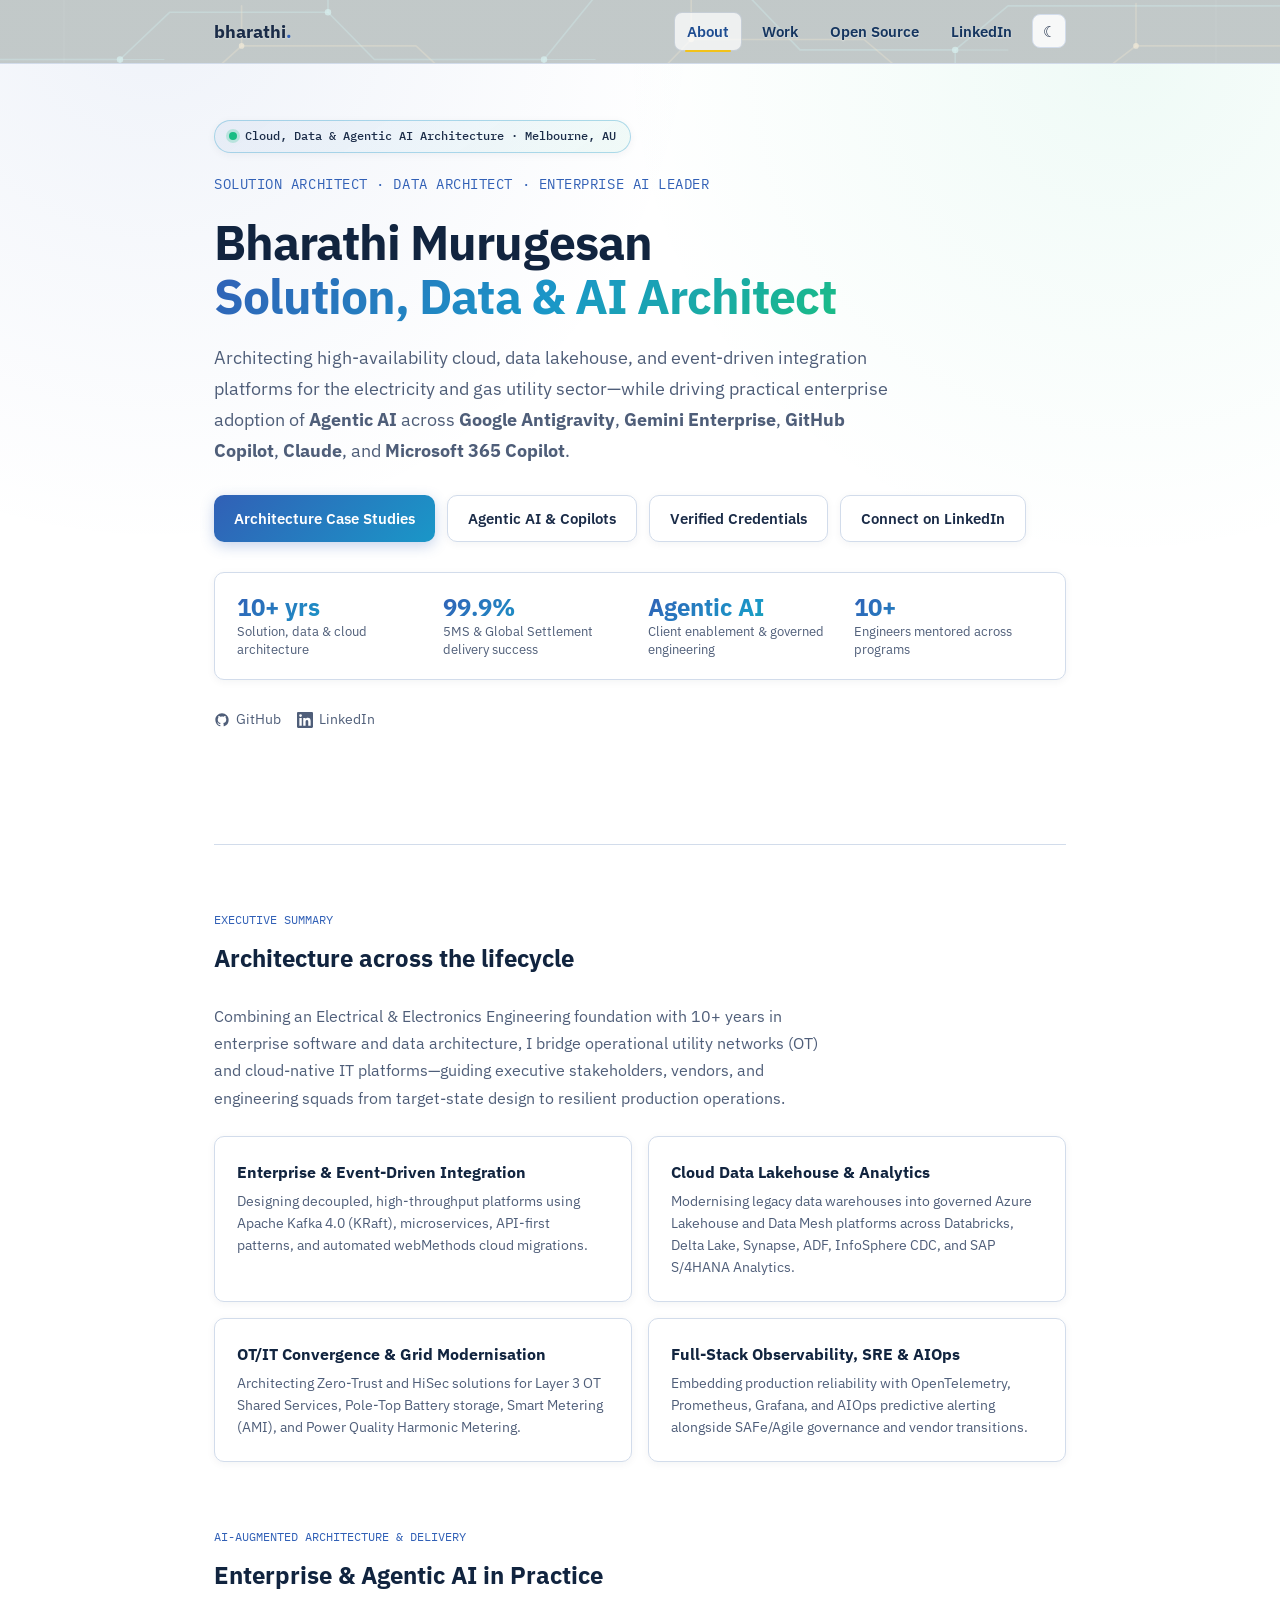
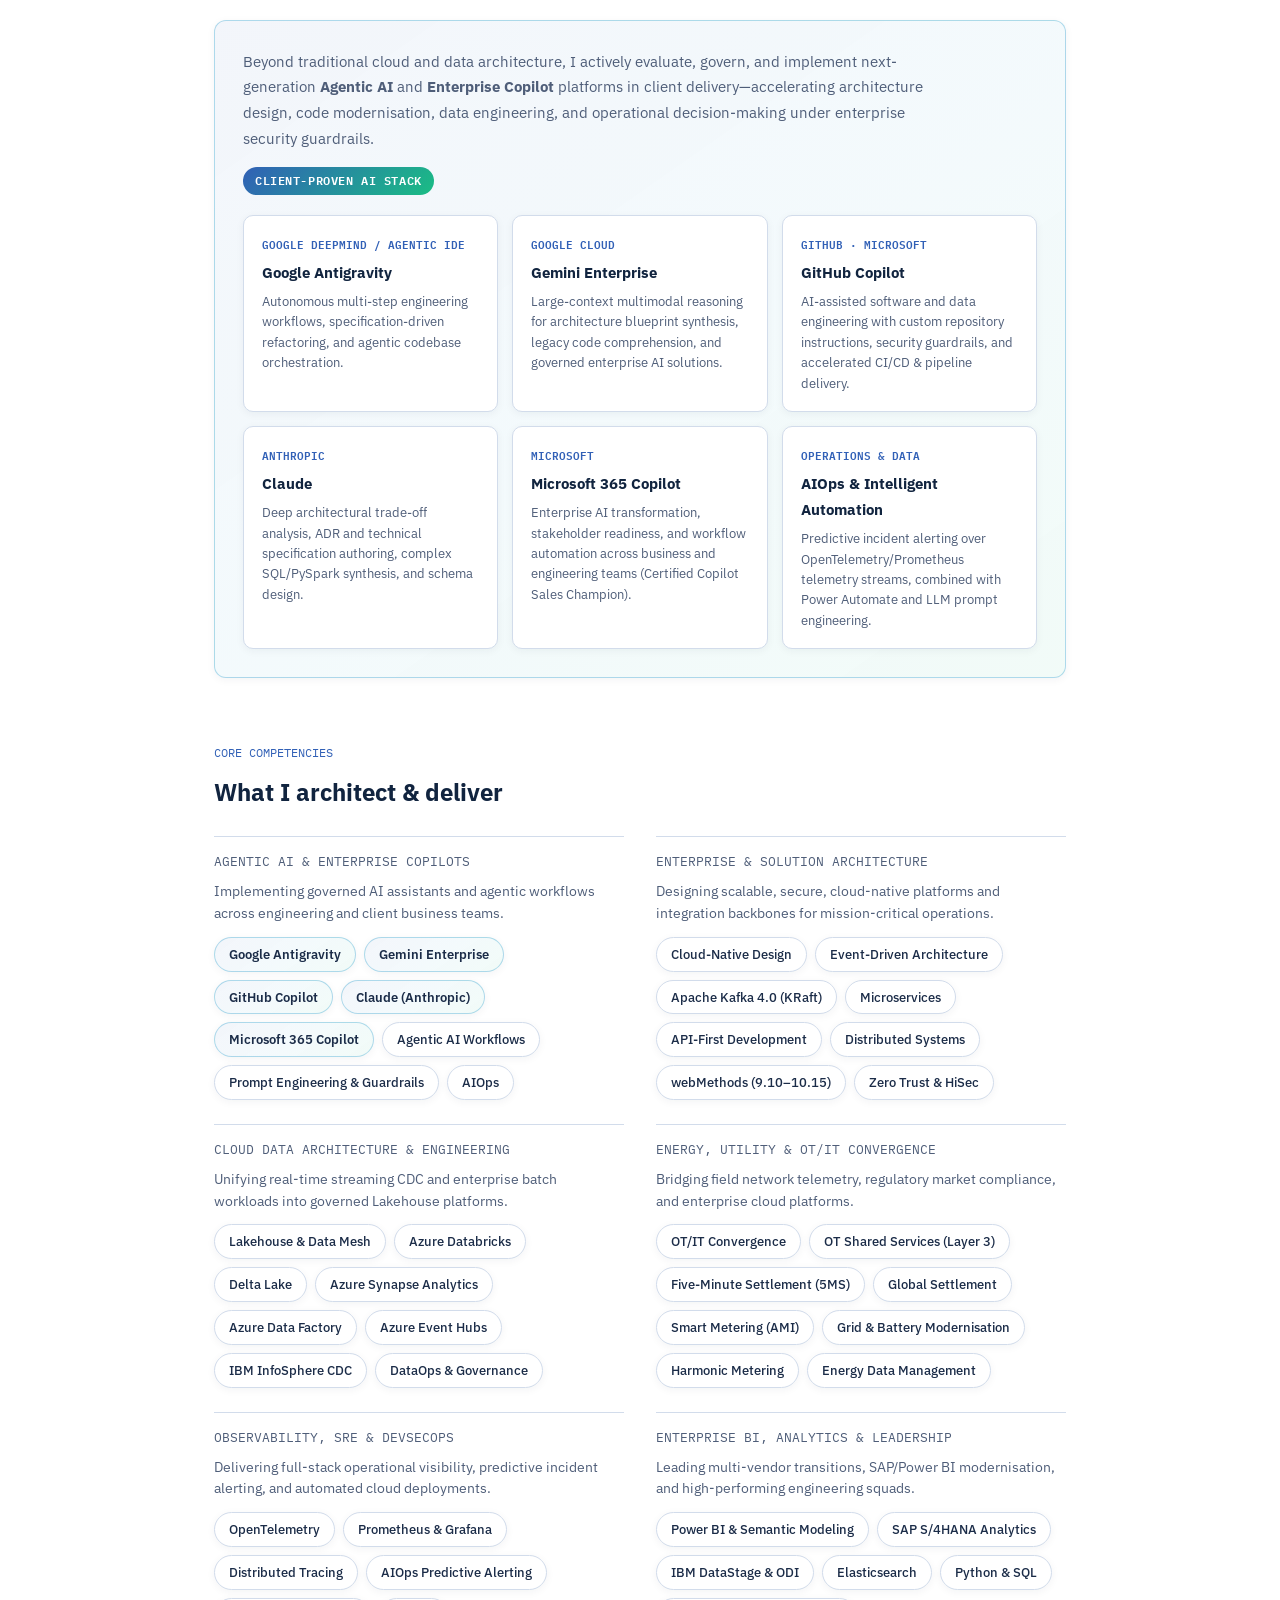
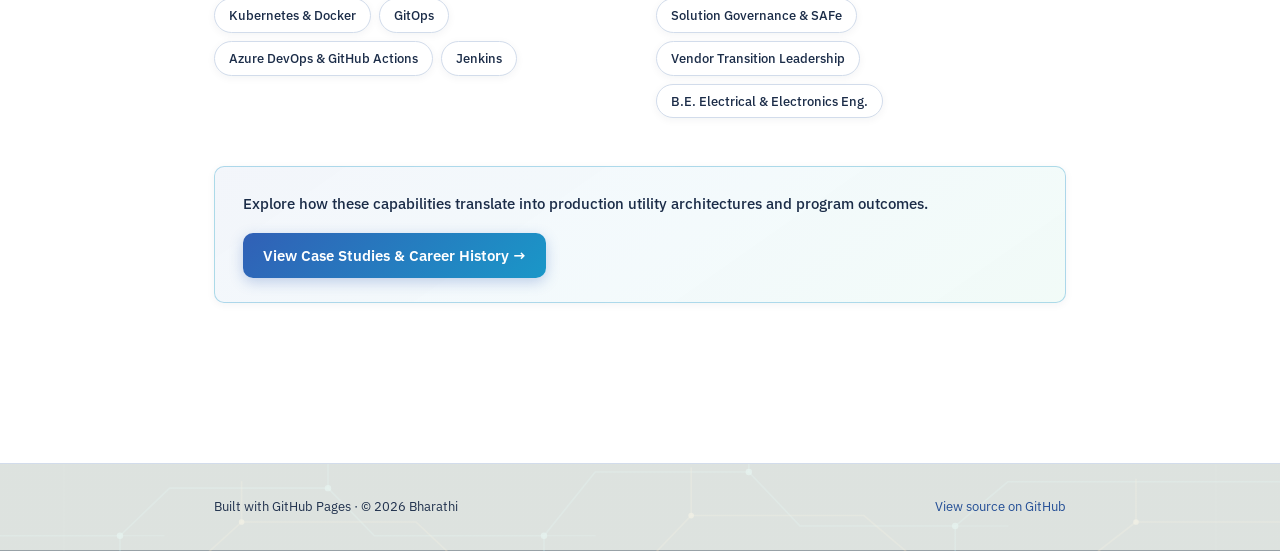
<file: index.html>
<!DOCTYPE html>
<html lang="en">
<head>
  <meta charset="UTF-8" />
  <meta name="viewport" content="width=device-width, initial-scale=1.0" />
  <meta name="description" content="Bharathi Murugesan is a Solution Architect, Data Architect, and Enterprise AI Practitioner in Melbourne with 10+ years delivering cloud, Lakehouse, OT/IT integration, and Agentic AI solutions (Google Antigravity, Gemini Enterprise, GitHub Copilot, Claude, M365 Copilot)." />
  <link rel="canonical" href="https://ausbmuruges.github.io/bharathi/index.html" />
  <meta property="og:type" content="website" />
  <meta property="og:site_name" content="Bharathi Murugesan" />
  <meta property="og:url" content="https://ausbmuruges.github.io/bharathi/index.html" />
  <meta property="og:title" content="Bharathi Murugesan | Solution, Data &amp; AI Architect" />
  <meta property="og:description" content="Solution &amp; Data Architect in Melbourne delivering cloud-native integration, Azure Lakehouse, Zero-Trust OT/IT, and Enterprise Agentic AI (Antigravity, Gemini Enterprise, GitHub Copilot, Claude, M365 Copilot)." />
  <meta property="og:image" content="https://ausbmuruges.github.io/bharathi/assets/images/banner_light.jpg" />
  <meta property="og:image:alt" content="Bharathi Murugesan solution architect banner highlighting data, AI, and utilities" />
  <meta name="twitter:card" content="summary_large_image" />
  <meta name="twitter:title" content="Bharathi Murugesan | Solution, Data &amp; AI Architect" />
  <meta name="twitter:description" content="Solution &amp; Data Architect in Melbourne delivering cloud-native integration, Azure Lakehouse, Zero-Trust OT/IT, and Enterprise Agentic AI (Antigravity, Gemini Enterprise, GitHub Copilot, Claude, M365 Copilot)." />
  <meta name="twitter:image" content="https://ausbmuruges.github.io/bharathi/assets/images/banner_light.jpg" />
  <title>Bharathi Murugesan | Solution, Data &amp; AI Architect · Melbourne</title>
  <script type="application/ld+json">
  {
    "@context": "https://schema.org",
    "@type": "ProfilePage",
    "mainEntity": {
      "@type": "Person",
      "name": "Bharathi Murugesan",
      "jobTitle": "Technical Solution Architect, Data Architect & Enterprise AI Practitioner",
      "description": "Solution Architect, Data Architect, and Cloud & AI Transformation Leader with 10+ years architecting scalable cloud, data lakehouse, event-driven integration, OT/IT platforms, and enterprise AI workflows.",
      "url": "https://ausbmuruges.github.io/bharathi/index.html",
      "image": "https://ausbmuruges.github.io/bharathi/assets/images/banner_light.jpg",
      "address": {
        "@type": "PostalAddress",
        "addressLocality": "Melbourne",
        "addressRegion": "VIC",
        "addressCountry": "AU"
      },
      "worksFor": {
        "@type": "Organization",
        "name": "Wipro Limited"
      },
      "alumniOf": {
        "@type": "CollegeOrUniversity",
        "name": "K.S. Rangasamy College of Technology"
      },
      "knowsAbout": [
        "Enterprise Solution Architecture",
        "Data Architecture",
        "Agentic AI",
        "Google Antigravity",
        "Gemini Enterprise",
        "GitHub Copilot",
        "Claude AI",
        "Microsoft 365 Copilot",
        "Lakehouse Architecture",
        "Event-Driven Architecture",
        "Apache Kafka (KRaft)",
        "Azure Databricks",
        "Azure Synapse Analytics",
        "Delta Lake",
        "OT/IT Integration",
        "Smart Metering (AMI)",
        "Five-Minute Settlement (5MS)",
        "OpenTelemetry",
        "Prometheus",
        "Grafana",
        "SAP S/4HANA Analytics",
        "Power BI",
        "Zero Trust Architecture",
        "Energy and Utilities"
      ],
      "sameAs": [
        "https://www.linkedin.com/in/bharathimsb/",
        "https://github.com/ausbmuruges",
        "https://www.credly.com/users/bharathi-murugesan.868d2d7d/badges/credly"
      ]
    }
  }
  </script>
  <link rel="preconnect" href="https://fonts.googleapis.com" />
  <link rel="preconnect" href="https://fonts.gstatic.com" crossorigin />
  <link href="https://fonts.googleapis.com/css2?family=IBM+Plex+Sans:wght@400;500;600;700&family=IBM+Plex+Mono:wght@400;500&display=swap" rel="stylesheet" />
  <link rel="stylesheet" href="assets/css/style.css" />
</head>
<body>

  <a class="skip-link" href="#main-content">Skip to content</a>

  <!-- ── Navigation ── -->
  <nav aria-label="Primary navigation">
    <div class="nav-inner">
      <a href="index.html" class="nav-brand">bharathi<span>.</span></a>
      <div class="nav-links">
        <a href="index.html" class="active" aria-current="page">About</a>
        <a href="work/index.html">Work</a>
        <a href="opensource/index.html">Open Source</a>
        <a href="https://www.linkedin.com/in/bharathimsb/" target="_blank" rel="noopener noreferrer">LinkedIn</a>
        <button id="theme-toggle" class="theme-toggle-btn" type="button" aria-label="Switch color theme">☾</button>
      </div>
    </div>
  </nav>

  <!-- ── Hero ── -->
  <main class="page" id="main-content">
    <section class="hero">
      <div class="hero-badge-row">
        <span class="status-badge"><span class="status-dot" aria-hidden="true"></span> Cloud, Data &amp; Agentic AI Architecture &middot; Melbourne, AU</span>
      </div>
      <p class="hero-eyebrow">Solution Architect &middot; Data Architect &middot; Enterprise AI Leader</p>
      <h1>Bharathi Murugesan<br /><span>Solution, Data &amp; AI Architect</span></h1>
      <p class="hero-sub">
        Architecting high-availability cloud, data lakehouse, and event-driven integration platforms
        for the electricity and gas utility sector—while driving practical enterprise adoption of
        <strong>Agentic AI</strong> across <strong>Google Antigravity</strong>, <strong>Gemini Enterprise</strong>,
        <strong>GitHub Copilot</strong>, <strong>Claude</strong>, and <strong>Microsoft 365 Copilot</strong>.
      </p>
      <div class="hero-actions">
        <a href="work/index.html" class="btn btn-primary">Architecture Case Studies</a>
        <a href="#ai-enablement" class="btn btn-outline">Agentic AI &amp; Copilots</a>
        <a href="opensource/index.html#credentials" class="btn btn-outline">Verified Credentials</a>
        <a href="https://www.linkedin.com/in/bharathimsb/" class="btn btn-outline" target="_blank" rel="noopener noreferrer">Connect on LinkedIn</a>
      </div>

      <div class="proof-strip" aria-label="Career highlights">
        <div class="proof-item"><strong>10+ yrs</strong><span>Solution, data &amp; cloud architecture</span></div>
        <div class="proof-item"><strong>99.9%</strong><span>5MS &amp; Global Settlement delivery success</span></div>
        <div class="proof-item"><strong>Agentic AI</strong><span>Client enablement &amp; governed engineering</span></div>
        <div class="proof-item"><strong>10+</strong><span>Engineers mentored across programs</span></div>
      </div>

      <!-- Social / contact links – keep to public professional profiles only -->
      <div class="social-links">
        <a href="https://github.com/ausbmuruges" class="social-link" target="_blank" rel="noopener noreferrer">
          <!-- GitHub icon (inline SVG, no external asset needed) -->
          <svg width="16" height="16" viewBox="0 0 24 24" fill="currentColor" aria-hidden="true">
            <path d="M12 2C6.477 2 2 6.484 2 12.017c0 4.425 2.865 8.18 6.839 9.504.5.092.682-.217.682-.483
              0-.237-.008-.868-.013-1.703-2.782.605-3.369-1.343-3.369-1.343-.454-1.158-1.11-1.466-1.11-1.466
              -.908-.62.069-.608.069-.608 1.003.07 1.531 1.032 1.531 1.032.892 1.53 2.341 1.088 2.91.832
              .092-.647.35-1.088.636-1.338-2.22-.253-4.555-1.113-4.555-4.951 0-1.093.39-1.988 1.029-2.688
              -.103-.253-.446-1.272.098-2.65 0 0 .84-.27 2.75 1.026A9.564 9.564 0 0112 6.844c.85.004
              1.705.115 2.504.337 1.909-1.296 2.747-1.027 2.747-1.027.546 1.379.202 2.398.1 2.651
              .64.7 1.028 1.595 1.028 2.688 0 3.848-2.339 4.695-4.566 4.943.359.309.678.92.678 1.855
              0 1.338-.012 2.419-.012 2.749 0 .268.18.58.688.482A10.019 10.019 0 0022 12.017C22 6.484
              17.522 2 12 2z"/>
          </svg>
          GitHub
        </a>
        <a href="https://www.linkedin.com/in/bharathimsb/" class="social-link" target="_blank" rel="noopener noreferrer">
          <svg width="16" height="16" viewBox="0 0 24 24" fill="currentColor" aria-hidden="true">
            <path d="M20.447 20.452h-3.554v-5.569c0-1.328-.027-3.037-1.852-3.037-1.853 0-2.136 1.445
              -2.136 2.939v5.667H9.351V9h3.414v1.561h.046c.477-.9 1.637-1.85 3.37-1.85 3.601 0
              4.267 2.37 4.267 5.455v6.286zM5.337 7.433a2.062 2.062 0 01-2.063-2.065 2.064 2.064
              0 112.063 2.065zm1.782 13.019H3.555V9h3.564v11.452zM22.225 0H1.771C.792 0 0 .774 0
              1.729v20.542C0 23.227.792 24 1.771 24h20.451C23.2 24 24 23.227 24 22.271V1.729C24
              .774 23.2 0 22.222 0h.003z"/>
          </svg>
          LinkedIn
        </a>
      </div>
    </section>

    <hr class="divider" />

    <!-- ── About ── -->
    <section class="section">
      <p class="section-label">Executive summary</p>
      <h2>Architecture across the lifecycle</h2>
      <p class="intro-copy">
        Combining an Electrical &amp; Electronics Engineering foundation with 10+ years in enterprise
        software and data architecture, I bridge operational utility networks (OT) and cloud-native IT
        platforms—guiding executive stakeholders, vendors, and engineering squads from target-state design
        to resilient production operations.
      </p>

      <div class="pillar-grid">
        <div class="pillar-card">
          <h3>Enterprise &amp; Event-Driven Integration</h3>
          <p>Designing decoupled, high-throughput platforms using Apache Kafka 4.0 (KRaft), microservices, API-first patterns, and automated webMethods cloud migrations.</p>
        </div>
        <div class="pillar-card">
          <h3>Cloud Data Lakehouse &amp; Analytics</h3>
          <p>Modernising legacy data warehouses into governed Azure Lakehouse and Data Mesh platforms across Databricks, Delta Lake, Synapse, ADF, InfoSphere CDC, and SAP S/4HANA Analytics.</p>
        </div>
        <div class="pillar-card">
          <h3>OT/IT Convergence &amp; Grid Modernisation</h3>
          <p>Architecting Zero-Trust and HiSec solutions for Layer 3 OT Shared Services, Pole-Top Battery storage, Smart Metering (AMI), and Power Quality Harmonic Metering.</p>
        </div>
        <div class="pillar-card">
          <h3>Full-Stack Observability, SRE &amp; AIOps</h3>
          <p>Embedding production reliability with OpenTelemetry, Prometheus, Grafana, and AIOps predictive alerting alongside SAFe/Agile governance and vendor transitions.</p>
        </div>
      </div>
    </section>

    <!-- ── Enterprise & Agentic AI Spotlight ── -->
    <section class="section" id="ai-enablement">
      <p class="section-label">AI-augmented architecture &amp; delivery</p>
      <h2>Enterprise &amp; Agentic AI in Practice</h2>

      <div class="ai-showcase">
        <div class="ai-showcase-header">
          <p>
            Beyond traditional cloud and data architecture, I actively evaluate, govern, and implement
            next-generation <strong>Agentic AI</strong> and <strong>Enterprise Copilot</strong> platforms
            in client delivery—accelerating architecture design, code modernisation, data engineering, and
            operational decision-making under enterprise security guardrails.
          </p>
          <span class="ai-badge">Client-Proven AI Stack</span>
        </div>

        <div class="ai-tool-grid">
          <div class="ai-tool-card">
            <span class="ai-tool-vendor">Google DeepMind / Agentic IDE</span>
            <h3>Google Antigravity</h3>
            <p>Autonomous multi-step engineering workflows, specification-driven refactoring, and agentic codebase orchestration.</p>
          </div>

          <div class="ai-tool-card">
            <span class="ai-tool-vendor">Google Cloud</span>
            <h3>Gemini Enterprise</h3>
            <p>Large-context multimodal reasoning for architecture blueprint synthesis, legacy code comprehension, and governed enterprise AI solutions.</p>
          </div>

          <div class="ai-tool-card">
            <span class="ai-tool-vendor">GitHub &middot; Microsoft</span>
            <h3>GitHub Copilot</h3>
            <p>AI-assisted software and data engineering with custom repository instructions, security guardrails, and accelerated CI/CD &amp; pipeline delivery.</p>
          </div>

          <div class="ai-tool-card">
            <span class="ai-tool-vendor">Anthropic</span>
            <h3>Claude</h3>
            <p>Deep architectural trade-off analysis, ADR and technical specification authoring, complex SQL/PySpark synthesis, and schema design.</p>
          </div>

          <div class="ai-tool-card">
            <span class="ai-tool-vendor">Microsoft</span>
            <h3>Microsoft 365 Copilot</h3>
            <p>Enterprise AI transformation, stakeholder readiness, and workflow automation across business and engineering teams (Certified Copilot Sales Champion).</p>
          </div>

          <div class="ai-tool-card">
            <span class="ai-tool-vendor">Operations &amp; Data</span>
            <h3>AIOps &amp; Intelligent Automation</h3>
            <p>Predictive incident alerting over OpenTelemetry/Prometheus telemetry streams, combined with Power Automate and LLM prompt engineering.</p>
          </div>
        </div>
      </div>
    </section>

    <!-- ── Skills ── -->
    <section class="section">
      <p class="section-label">Core competencies</p>
      <h2>What I architect &amp; deliver</h2>

      <div class="skills-grid">
        <div class="skill-group">
          <div class="skill-group-label">Agentic AI &amp; enterprise copilots</div>
          <p class="skill-summary">Implementing governed AI assistants and agentic workflows across engineering and client business teams.</p>
          <div class="pills">
            <span class="pill pill--ai">Google Antigravity</span>
            <span class="pill pill--ai">Gemini Enterprise</span>
            <span class="pill pill--ai">GitHub Copilot</span>
            <span class="pill pill--ai">Claude (Anthropic)</span>
            <span class="pill pill--ai">Microsoft 365 Copilot</span>
            <span class="pill">Agentic AI Workflows</span>
            <span class="pill">Prompt Engineering &amp; Guardrails</span>
            <span class="pill">AIOps</span>
          </div>
        </div>

        <div class="skill-group">
          <div class="skill-group-label">Enterprise &amp; solution architecture</div>
          <p class="skill-summary">Designing scalable, secure, cloud-native platforms and integration backbones for mission-critical operations.</p>
          <div class="pills">
            <span class="pill">Cloud-Native Design</span>
            <span class="pill">Event-Driven Architecture</span>
            <span class="pill">Apache Kafka 4.0 (KRaft)</span>
            <span class="pill">Microservices</span>
            <span class="pill">API-First Development</span>
            <span class="pill">Distributed Systems</span>
            <span class="pill">webMethods (9.10–10.15)</span>
            <span class="pill">Zero Trust &amp; HiSec</span>
          </div>
        </div>

        <div class="skill-group">
          <div class="skill-group-label">Cloud data architecture &amp; engineering</div>
          <p class="skill-summary">Unifying real-time streaming CDC and enterprise batch workloads into governed Lakehouse platforms.</p>
          <div class="pills">
            <span class="pill">Lakehouse &amp; Data Mesh</span>
            <span class="pill">Azure Databricks</span>
            <span class="pill">Delta Lake</span>
            <span class="pill">Azure Synapse Analytics</span>
            <span class="pill">Azure Data Factory</span>
            <span class="pill">Azure Event Hubs</span>
            <span class="pill">IBM InfoSphere CDC</span>
            <span class="pill">DataOps &amp; Governance</span>
          </div>
        </div>

        <div class="skill-group">
          <div class="skill-group-label">Energy, utility &amp; OT/IT convergence</div>
          <p class="skill-summary">Bridging field network telemetry, regulatory market compliance, and enterprise cloud platforms.</p>
          <div class="pills">
            <span class="pill">OT/IT Convergence</span>
            <span class="pill">OT Shared Services (Layer 3)</span>
            <span class="pill">Five-Minute Settlement (5MS)</span>
            <span class="pill">Global Settlement</span>
            <span class="pill">Smart Metering (AMI)</span>
            <span class="pill">Grid &amp; Battery Modernisation</span>
            <span class="pill">Harmonic Metering</span>
            <span class="pill">Energy Data Management</span>
          </div>
        </div>

        <div class="skill-group">
          <div class="skill-group-label">Observability, SRE &amp; DevSecOps</div>
          <p class="skill-summary">Delivering full-stack operational visibility, predictive incident alerting, and automated cloud deployments.</p>
          <div class="pills">
            <span class="pill">OpenTelemetry</span>
            <span class="pill">Prometheus &amp; Grafana</span>
            <span class="pill">Distributed Tracing</span>
            <span class="pill">AIOps Predictive Alerting</span>
            <span class="pill">Kubernetes &amp; Docker</span>
            <span class="pill">GitOps</span>
            <span class="pill">Azure DevOps &amp; GitHub Actions</span>
            <span class="pill">Jenkins</span>
          </div>
        </div>

        <div class="skill-group">
          <div class="skill-group-label">Enterprise BI, analytics &amp; leadership</div>
          <p class="skill-summary">Leading multi-vendor transitions, SAP/Power BI modernisation, and high-performing engineering squads.</p>
          <div class="pills">
            <span class="pill">Power BI &amp; Semantic Modeling</span>
            <span class="pill">SAP S/4HANA Analytics</span>
            <span class="pill">IBM DataStage &amp; ODI</span>
            <span class="pill">Elasticsearch</span>
            <span class="pill">Python &amp; SQL</span>
            <span class="pill">Solution Governance &amp; SAFe</span>
            <span class="pill">Vendor Transition Leadership</span>
            <span class="pill">B.E. Electrical &amp; Electronics Eng.</span>
          </div>
        </div>
      </div>

      <div class="section-cta">
        <p>Explore how these capabilities translate into production utility architectures and program outcomes.</p>
        <a href="work/index.html" class="btn btn-primary">View Case Studies &amp; Career History &rarr;</a>
      </div>
    </section>

  </main>

  <!-- ── Footer ── -->
  <footer>
    <div class="footer-inner">
      <p>Built with GitHub Pages &middot; &copy; <span id="yr"></span> Bharathi</p>
      <p>
        <a href="https://github.com/ausbmuruges/bharathi" class="footer-source-link" target="_blank" rel="noopener noreferrer">
          View source on GitHub
        </a>
      </p>
    </div>
  </footer>

  <script src="assets/js/main.js"></script>
</body>
</html>
</file>
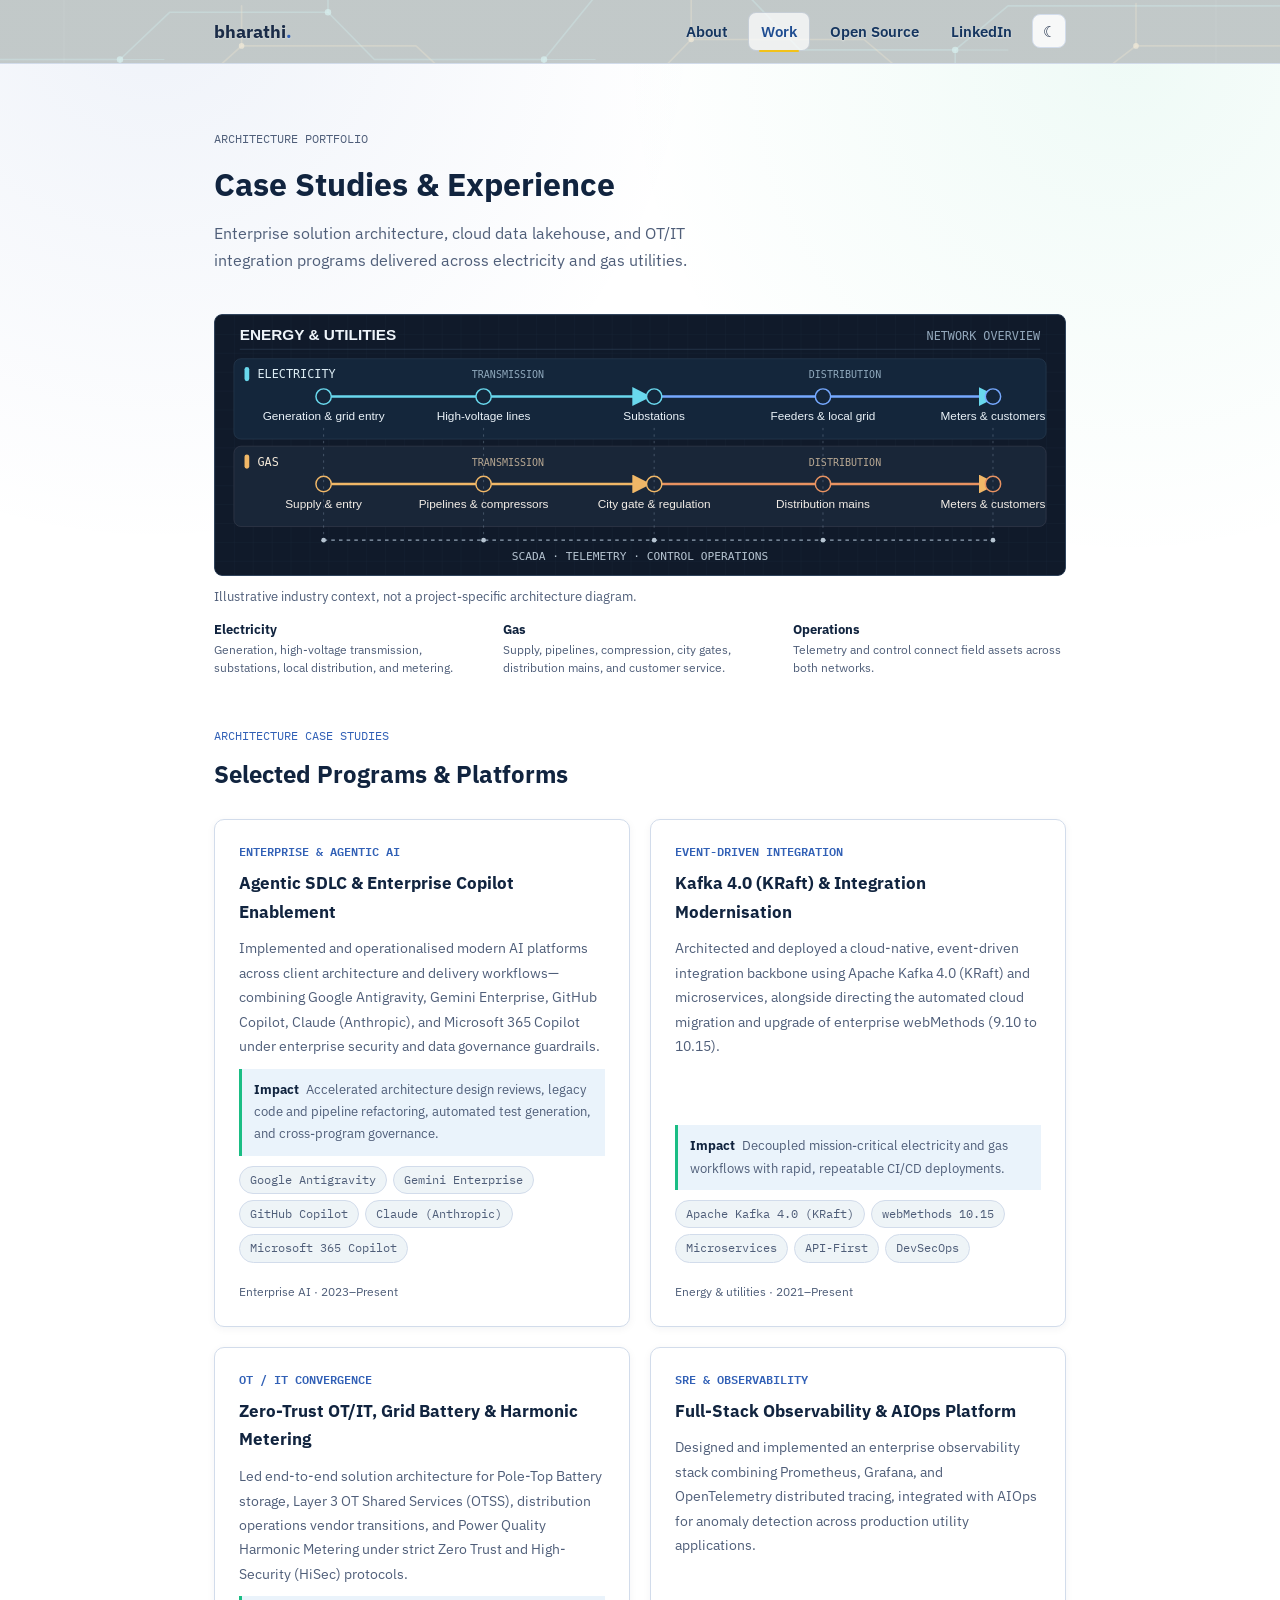
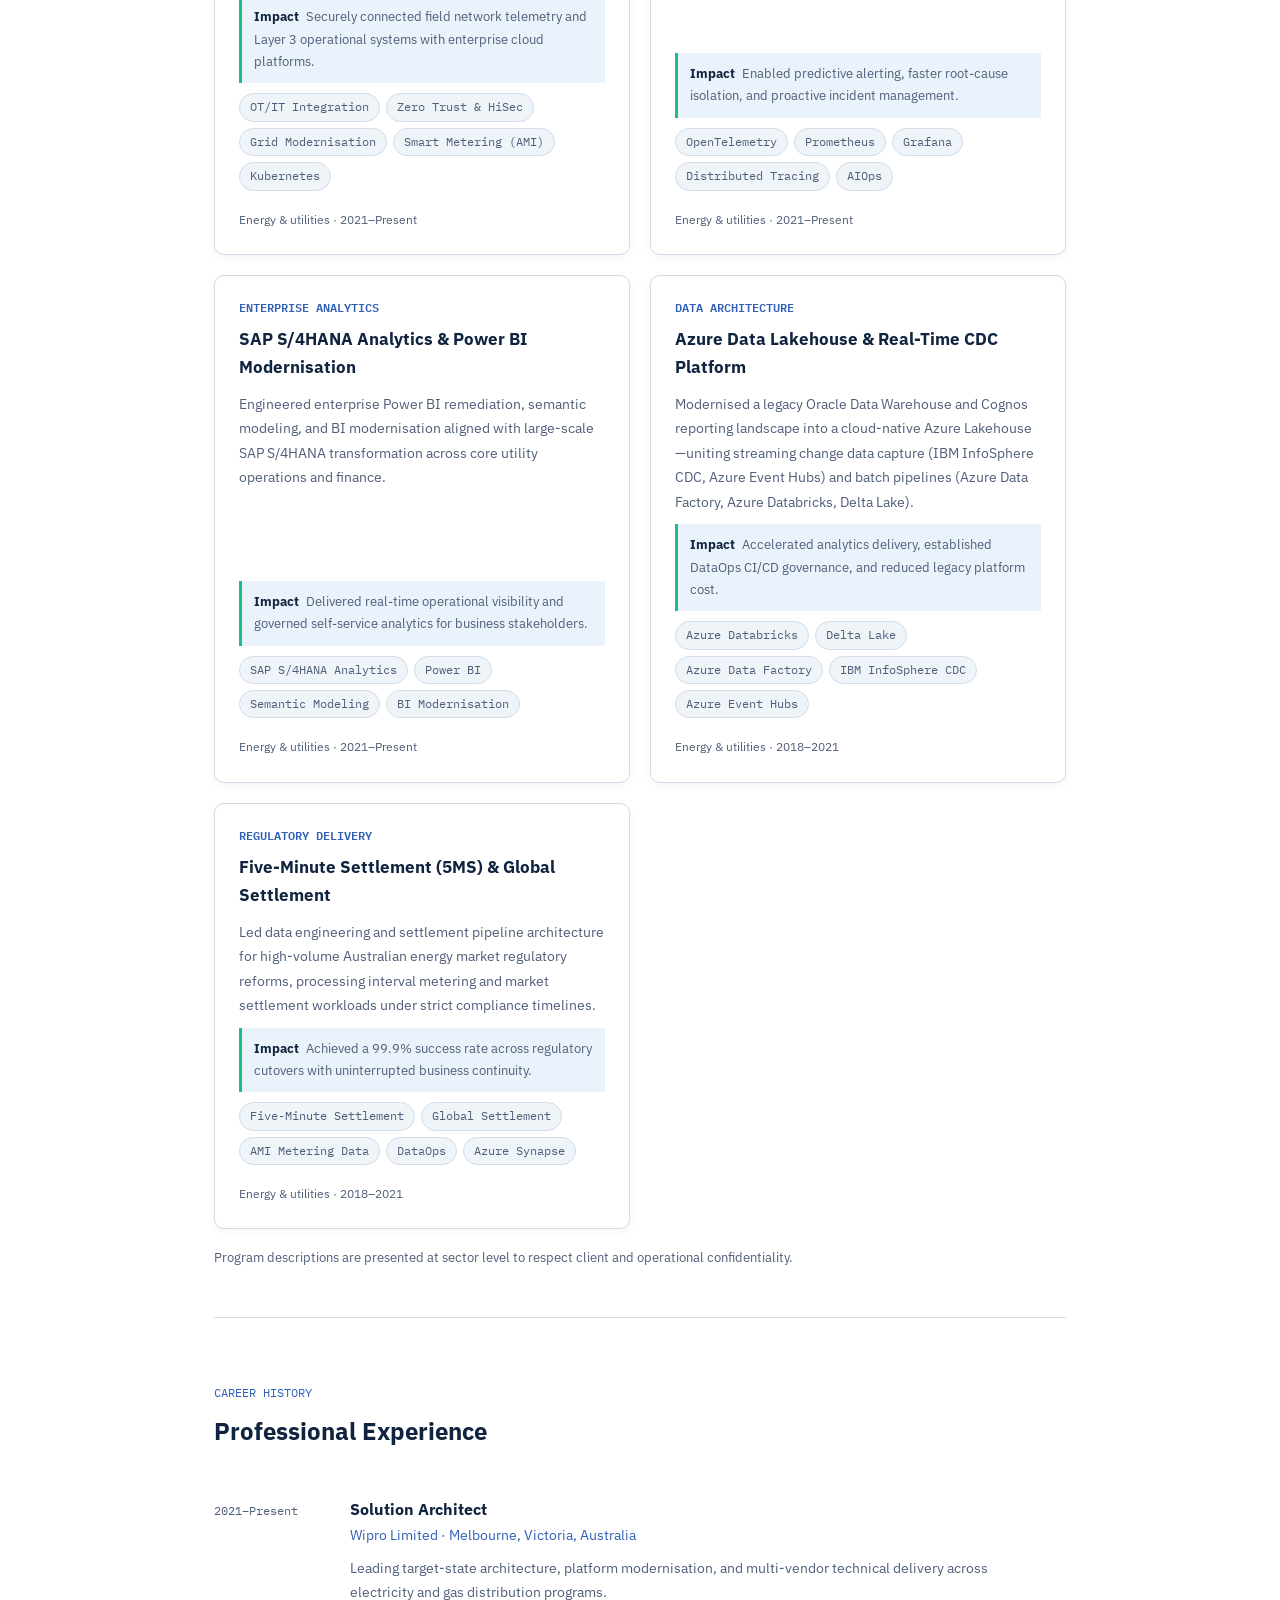
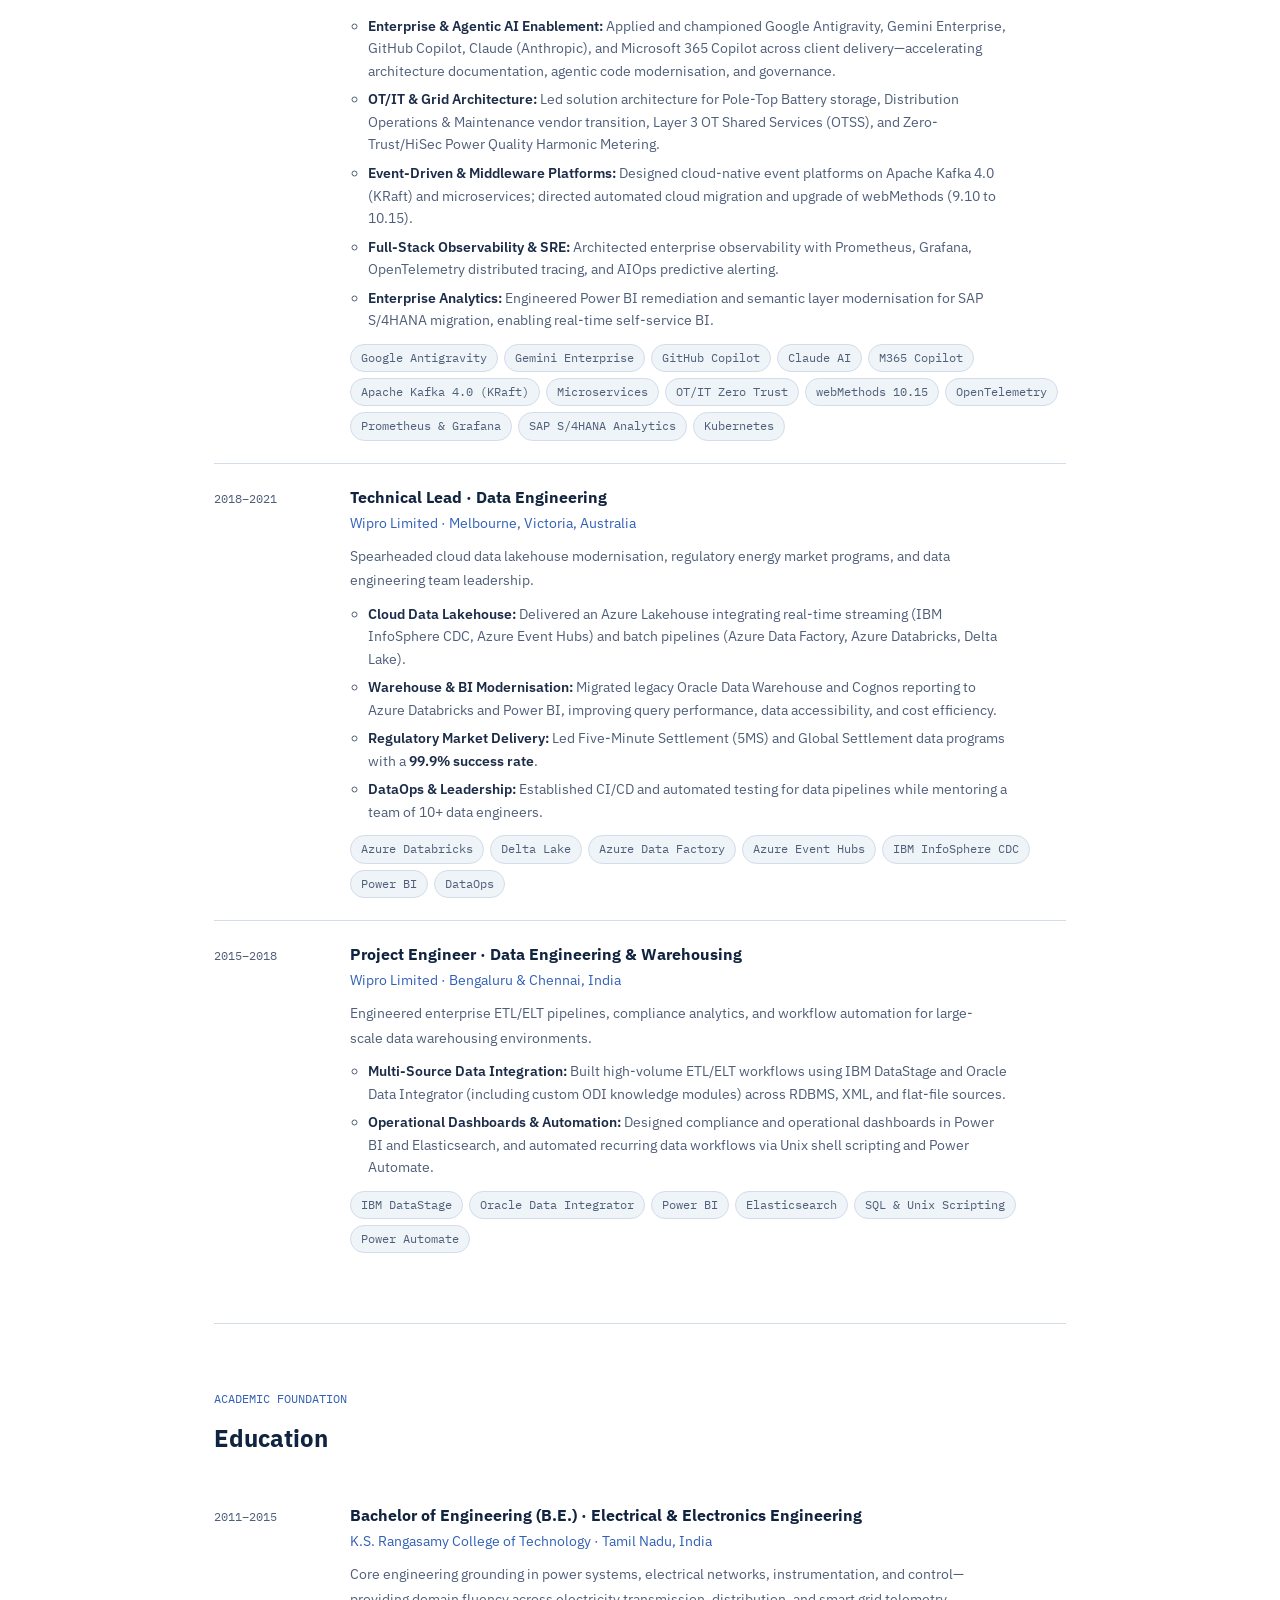
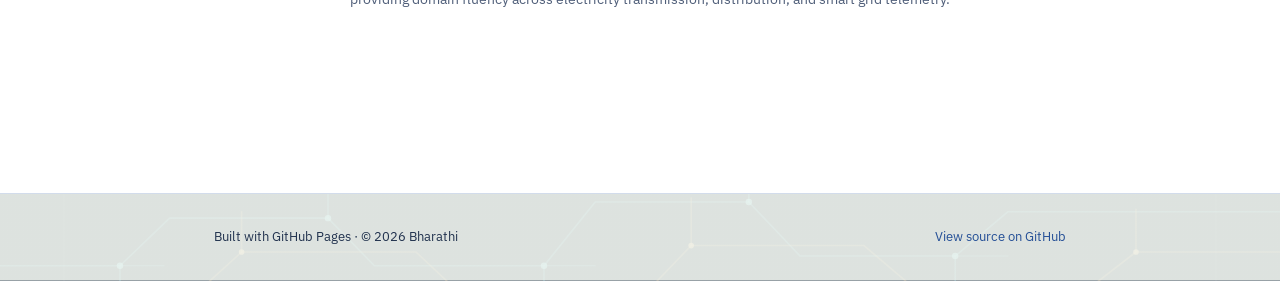
<file: work/index.html>
<!DOCTYPE html>
<html lang="en">
<head>
  <meta charset="UTF-8" />
  <meta name="viewport" content="width=device-width, initial-scale=1.0" />
  <meta name="description" content="Architecture case studies and career history of Bharathi Murugesan: Enterprise &amp; Agentic AI (Antigravity, Gemini Enterprise, GitHub Copilot, Claude, M365 Copilot), Apache Kafka KRaft, Zero-Trust OT/IT, Azure Lakehouse, and 5MS." />
  <link rel="canonical" href="https://ausbmuruges.github.io/bharathi/work/index.html" />
  <meta property="og:type" content="website" />
  <meta property="og:site_name" content="Bharathi Murugesan" />
  <meta property="og:url" content="https://ausbmuruges.github.io/bharathi/work/index.html" />
  <meta property="og:title" content="Architecture Case Studies &amp; Experience · Bharathi Murugesan" />
  <meta property="og:description" content="Enterprise architecture case studies across Agentic AI enablement, Apache Kafka KRaft, Zero-Trust OT/IT integration, Azure Databricks Lakehouse, 5MS regulatory delivery, and OpenTelemetry observability." />
  <meta property="og:image" content="https://ausbmuruges.github.io/bharathi/assets/images/banner_light.jpg" />
  <meta property="og:image:alt" content="Bharathi Murugesan solution architect banner highlighting data, AI, and utilities" />
  <meta name="twitter:card" content="summary_large_image" />
  <meta name="twitter:title" content="Architecture Case Studies &amp; Experience · Bharathi Murugesan" />
  <meta name="twitter:description" content="Enterprise architecture case studies across Agentic AI enablement, Apache Kafka KRaft, Zero-Trust OT/IT integration, Azure Databricks Lakehouse, 5MS regulatory delivery, and OpenTelemetry observability." />
  <meta name="twitter:image" content="https://ausbmuruges.github.io/bharathi/assets/images/banner_light.jpg" />
  <title>Architecture Case Studies &amp; Experience · Bharathi Murugesan</title>
  <link rel="preconnect" href="https://fonts.googleapis.com" />
  <link rel="preconnect" href="https://fonts.gstatic.com" crossorigin />
  <link href="https://fonts.googleapis.com/css2?family=IBM+Plex+Sans:wght@400;500;600;700&family=IBM+Plex+Mono:wght@400;500&display=swap" rel="stylesheet" />
  <link rel="stylesheet" href="../assets/css/style.css" />
</head>
<body>

  <a class="skip-link" href="#main-content">Skip to content</a>

  <!-- ── Navigation ── -->
  <nav aria-label="Primary navigation">
    <div class="nav-inner">
      <a href="../index.html" class="nav-brand">bharathi<span>.</span></a>
      <div class="nav-links">
        <a href="../index.html">About</a>
        <a href="../work/index.html" class="active" aria-current="page">Work</a>
        <a href="../opensource/index.html">Open Source</a>
        <a href="https://www.linkedin.com/in/bharathimsb/" target="_blank" rel="noopener noreferrer">LinkedIn</a>
        <button id="theme-toggle" class="theme-toggle-btn" type="button" aria-label="Switch color theme">☾</button>
      </div>
    </div>
  </nav>

  <main class="page" id="main-content">
    <div class="page-header">
      <p class="section-label">Architecture portfolio</p>
      <h1>Case Studies &amp; Experience</h1>
      <p>Enterprise solution architecture, cloud data lakehouse, and OT/IT integration programs delivered across electricity and gas utilities.</p>
    </div>

    <figure class="utility-network-figure">
      <div class="network-diagram-scroll" role="region" tabindex="0" aria-label="Scrollable electricity and gas network diagram">
        <img src="../assets/images/utility-network.svg" alt="Illustrative electricity and gas network showing generation and supply feeding transmission, substations and regulation, distribution, customer metering, and shared telemetry operations." />
      </div>
      <figcaption>
        <p>Illustrative industry context, not a project-specific architecture diagram.</p>
        <ul class="network-key">
          <li><strong>Electricity</strong> Generation, high-voltage transmission, substations, local distribution, and metering.</li>
          <li><strong>Gas</strong> Supply, pipelines, compression, city gates, distribution mains, and customer service.</li>
          <li><strong>Operations</strong> Telemetry and control connect field assets across both networks.</li>
        </ul>
      </figcaption>
    </figure>

    <!-- ── Featured Projects ── -->
    <section class="section section--flush">
      <p class="section-label">Architecture case studies</p>
      <h2>Selected Programs &amp; Platforms</h2>

      <div class="card-grid">

        <!-- Enterprise & Agentic AI Enablement -->
        <div class="card">
          <span class="project-category">ENTERPRISE &amp; AGENTIC AI</span>
          <h3>Agentic SDLC &amp; Enterprise Copilot Enablement</h3>
          <p>
            Implemented and operationalised modern AI platforms across client architecture and delivery
            workflows—combining Google Antigravity, Gemini Enterprise, GitHub Copilot, Claude (Anthropic),
            and Microsoft 365 Copilot under enterprise security and data governance guardrails.
          </p>
          <p class="project-outcome"><strong>Impact</strong> Accelerated architecture design reviews, legacy code and pipeline refactoring, automated test generation, and cross-program governance.</p>
          <div class="tags">
            <span class="tag">Google Antigravity</span>
            <span class="tag">Gemini Enterprise</span>
            <span class="tag">GitHub Copilot</span>
            <span class="tag">Claude (Anthropic)</span>
            <span class="tag">Microsoft 365 Copilot</span>
          </div>
          <div class="card-footer">
            <span class="project-period">Enterprise AI · 2023–Present</span>
          </div>
        </div>

        <!-- Event-Driven Integration & Middleware Modernisation -->
        <div class="card">
          <span class="project-category">EVENT-DRIVEN INTEGRATION</span>
          <h3>Kafka 4.0 (KRaft) &amp; Integration Modernisation</h3>
          <p>
            Architected and deployed a cloud-native, event-driven integration backbone using Apache Kafka 4.0
            (KRaft) and microservices, alongside directing the automated cloud migration and upgrade of
            enterprise webMethods (9.10 to 10.15).
          </p>
          <p class="project-outcome"><strong>Impact</strong> Decoupled mission-critical electricity and gas workflows with rapid, repeatable CI/CD deployments.</p>
          <div class="tags">
            <span class="tag">Apache Kafka 4.0 (KRaft)</span>
            <span class="tag">webMethods 10.15</span>
            <span class="tag">Microservices</span>
            <span class="tag">API-First</span>
            <span class="tag">DevSecOps</span>
          </div>
          <div class="card-footer">
            <span class="project-period">Energy &amp; utilities · 2021–Present</span>
          </div>
        </div>

        <!-- OT/IT Convergence & Grid Modernisation -->
        <div class="card">
          <span class="project-category">OT / IT CONVERGENCE</span>
          <h3>Zero-Trust OT/IT, Grid Battery &amp; Harmonic Metering</h3>
          <p>
            Led end-to-end solution architecture for Pole-Top Battery storage, Layer 3 OT Shared Services
            (OTSS), distribution operations vendor transitions, and Power Quality Harmonic Metering under
            strict Zero Trust and High-Security (HiSec) protocols.
          </p>
          <p class="project-outcome"><strong>Impact</strong> Securely connected field network telemetry and Layer 3 operational systems with enterprise cloud platforms.</p>
          <div class="tags">
            <span class="tag">OT/IT Integration</span>
            <span class="tag">Zero Trust &amp; HiSec</span>
            <span class="tag">Grid Modernisation</span>
            <span class="tag">Smart Metering (AMI)</span>
            <span class="tag">Kubernetes</span>
          </div>
          <div class="card-footer">
            <span class="project-period">Energy &amp; utilities · 2021–Present</span>
          </div>
        </div>

        <!-- Observability Stack -->
        <div class="card">
          <span class="project-category">SRE &amp; OBSERVABILITY</span>
          <h3>Full-Stack Observability &amp; AIOps Platform</h3>
          <p>
            Designed and implemented an enterprise observability stack combining Prometheus, Grafana, and
            OpenTelemetry distributed tracing, integrated with AIOps for anomaly detection across
            production utility applications.
          </p>
          <p class="project-outcome"><strong>Impact</strong> Enabled predictive alerting, faster root-cause isolation, and proactive incident management.</p>
          <div class="tags">
            <span class="tag">OpenTelemetry</span>
            <span class="tag">Prometheus</span>
            <span class="tag">Grafana</span>
            <span class="tag">Distributed Tracing</span>
            <span class="tag">AIOps</span>
          </div>
          <div class="card-footer">
            <span class="project-period">Energy &amp; utilities · 2021–Present</span>
          </div>
        </div>

        <!-- SAP S/4HANA Analytics Modernisation -->
        <div class="card">
          <span class="project-category">ENTERPRISE ANALYTICS</span>
          <h3>SAP S/4HANA Analytics &amp; Power BI Modernisation</h3>
          <p>
            Engineered enterprise Power BI remediation, semantic modeling, and BI modernisation aligned
            with large-scale SAP S/4HANA transformation across core utility operations and finance.
          </p>
          <p class="project-outcome"><strong>Impact</strong> Delivered real-time operational visibility and governed self-service analytics for business stakeholders.</p>
          <div class="tags">
            <span class="tag">SAP S/4HANA Analytics</span>
            <span class="tag">Power BI</span>
            <span class="tag">Semantic Modeling</span>
            <span class="tag">BI Modernisation</span>
          </div>
          <div class="card-footer">
            <span class="project-period">Energy &amp; utilities · 2021–Present</span>
          </div>
        </div>

        <!-- Azure Data Lakehouse -->
        <div class="card">
          <span class="project-category">DATA ARCHITECTURE</span>
          <h3>Azure Data Lakehouse &amp; Real-Time CDC Platform</h3>
          <p>
            Modernised a legacy Oracle Data Warehouse and Cognos reporting landscape into a cloud-native
            Azure Lakehouse—uniting streaming change data capture (IBM InfoSphere CDC, Azure Event Hubs)
            and batch pipelines (Azure Data Factory, Azure Databricks, Delta Lake).
          </p>
          <p class="project-outcome"><strong>Impact</strong> Accelerated analytics delivery, established DataOps CI/CD governance, and reduced legacy platform cost.</p>
          <div class="tags">
            <span class="tag">Azure Databricks</span>
            <span class="tag">Delta Lake</span>
            <span class="tag">Azure Data Factory</span>
            <span class="tag">IBM InfoSphere CDC</span>
            <span class="tag">Azure Event Hubs</span>
          </div>
          <div class="card-footer">
            <span class="project-period">Energy &amp; utilities · 2018–2021</span>
          </div>
        </div>

        <!-- Regulatory Programs (5MS & Global Settlement) -->
        <div class="card">
          <span class="project-category">REGULATORY DELIVERY</span>
          <h3>Five-Minute Settlement (5MS) &amp; Global Settlement</h3>
          <p>
            Led data engineering and settlement pipeline architecture for high-volume Australian energy
            market regulatory reforms, processing interval metering and market settlement workloads under
            strict compliance timelines.
          </p>
          <p class="project-outcome"><strong>Impact</strong> Achieved a 99.9% success rate across regulatory cutovers with uninterrupted business continuity.</p>
          <div class="tags">
            <span class="tag">Five-Minute Settlement</span>
            <span class="tag">Global Settlement</span>
            <span class="tag">AMI Metering Data</span>
            <span class="tag">DataOps</span>
            <span class="tag">Azure Synapse</span>
          </div>
          <div class="card-footer">
            <span class="project-period">Energy &amp; utilities · 2018–2021</span>
          </div>
        </div>

      </div>
      <p class="project-note">Program descriptions are presented at sector level to respect client and operational confidentiality.</p>
    </section>

    <hr class="divider" />

    <!-- ── Experience ── -->
    <section class="section">
      <p class="section-label">Career history</p>
      <h2>Professional Experience</h2>

      <!--
        IMPORTANT: Only include information you are comfortable sharing publicly.
        Do NOT include: salary/compensation data, unreleased product details,
        confidential client names without permission, or proprietary details.
      -->

      <ol class="experience-list">
        <li class="experience-item">
          <p class="experience-period"><time datetime="2021">2021</time>–Present</p>
          <div class="experience-details">
            <h3 class="experience-title">Solution Architect</h3>
            <p class="experience-org">Wipro Limited · Melbourne, Victoria, Australia</p>
            <p class="experience-summary">
              Leading target-state architecture, platform modernisation, and multi-vendor technical delivery
              across electricity and gas distribution programs.
            </p>
            <ul class="experience-bullets">
              <li><strong>Enterprise &amp; Agentic AI Enablement:</strong> Applied and championed Google Antigravity, Gemini Enterprise, GitHub Copilot, Claude (Anthropic), and Microsoft 365 Copilot across client delivery—accelerating architecture documentation, agentic code modernisation, and governance.</li>
              <li><strong>OT/IT &amp; Grid Architecture:</strong> Led solution architecture for Pole-Top Battery storage, Distribution Operations &amp; Maintenance vendor transition, Layer 3 OT Shared Services (OTSS), and Zero-Trust/HiSec Power Quality Harmonic Metering.</li>
              <li><strong>Event-Driven &amp; Middleware Platforms:</strong> Designed cloud-native event platforms on Apache Kafka 4.0 (KRaft) and microservices; directed automated cloud migration and upgrade of webMethods (9.10 to 10.15).</li>
              <li><strong>Full-Stack Observability &amp; SRE:</strong> Architected enterprise observability with Prometheus, Grafana, OpenTelemetry distributed tracing, and AIOps predictive alerting.</li>
              <li><strong>Enterprise Analytics:</strong> Engineered Power BI remediation and semantic layer modernisation for SAP S/4HANA migration, enabling real-time self-service BI.</li>
            </ul>
            <div class="tags">
              <span class="tag">Google Antigravity</span>
              <span class="tag">Gemini Enterprise</span>
              <span class="tag">GitHub Copilot</span>
              <span class="tag">Claude AI</span>
              <span class="tag">M365 Copilot</span>
              <span class="tag">Apache Kafka 4.0 (KRaft)</span>
              <span class="tag">Microservices</span>
              <span class="tag">OT/IT Zero Trust</span>
              <span class="tag">webMethods 10.15</span>
              <span class="tag">OpenTelemetry</span>
              <span class="tag">Prometheus &amp; Grafana</span>
              <span class="tag">SAP S/4HANA Analytics</span>
              <span class="tag">Kubernetes</span>
            </div>
          </div>
        </li>

        <li class="experience-item">
          <p class="experience-period"><time datetime="2018">2018</time>–<time datetime="2021">2021</time></p>
          <div class="experience-details">
            <h3 class="experience-title">Technical Lead · Data Engineering</h3>
            <p class="experience-org">Wipro Limited · Melbourne, Victoria, Australia</p>
            <p class="experience-summary">
              Spearheaded cloud data lakehouse modernisation, regulatory energy market programs, and
              data engineering team leadership.
            </p>
            <ul class="experience-bullets">
              <li><strong>Cloud Data Lakehouse:</strong> Delivered an Azure Lakehouse integrating real-time streaming (IBM InfoSphere CDC, Azure Event Hubs) and batch pipelines (Azure Data Factory, Azure Databricks, Delta Lake).</li>
              <li><strong>Warehouse &amp; BI Modernisation:</strong> Migrated legacy Oracle Data Warehouse and Cognos reporting to Azure Databricks and Power BI, improving query performance, data accessibility, and cost efficiency.</li>
              <li><strong>Regulatory Market Delivery:</strong> Led Five-Minute Settlement (5MS) and Global Settlement data programs with a <strong>99.9% success rate</strong>.</li>
              <li><strong>DataOps &amp; Leadership:</strong> Established CI/CD and automated testing for data pipelines while mentoring a team of 10+ data engineers.</li>
            </ul>
            <div class="tags">
              <span class="tag">Azure Databricks</span>
              <span class="tag">Delta Lake</span>
              <span class="tag">Azure Data Factory</span>
              <span class="tag">Azure Event Hubs</span>
              <span class="tag">IBM InfoSphere CDC</span>
              <span class="tag">Power BI</span>
              <span class="tag">DataOps</span>
            </div>
          </div>
        </li>

        <li class="experience-item">
          <p class="experience-period"><time datetime="2015">2015</time>–<time datetime="2018">2018</time></p>
          <div class="experience-details">
            <h3 class="experience-title">Project Engineer · Data Engineering &amp; Warehousing</h3>
            <p class="experience-org">Wipro Limited · Bengaluru &amp; Chennai, India</p>
            <p class="experience-summary">
              Engineered enterprise ETL/ELT pipelines, compliance analytics, and workflow automation for
              large-scale data warehousing environments.
            </p>
            <ul class="experience-bullets">
              <li><strong>Multi-Source Data Integration:</strong> Built high-volume ETL/ELT workflows using IBM DataStage and Oracle Data Integrator (including custom ODI knowledge modules) across RDBMS, XML, and flat-file sources.</li>
              <li><strong>Operational Dashboards &amp; Automation:</strong> Designed compliance and operational dashboards in Power BI and Elasticsearch, and automated recurring data workflows via Unix shell scripting and Power Automate.</li>
            </ul>
            <div class="tags">
              <span class="tag">IBM DataStage</span>
              <span class="tag">Oracle Data Integrator</span>
              <span class="tag">Power BI</span>
              <span class="tag">Elasticsearch</span>
              <span class="tag">SQL &amp; Unix Scripting</span>
              <span class="tag">Power Automate</span>
            </div>
          </div>
        </li>
      </ol>
    </section>

    <hr class="divider" />

    <!-- ── Education ── -->
    <section class="section">
      <p class="section-label">Academic foundation</p>
      <h2>Education</h2>
      <ol class="experience-list">
        <li class="experience-item">
          <p class="experience-period"><time datetime="2011">2011</time>–<time datetime="2015">2015</time></p>
          <div class="experience-details">
            <h3 class="experience-title">Bachelor of Engineering (B.E.) · Electrical &amp; Electronics Engineering</h3>
            <p class="experience-org">K.S. Rangasamy College of Technology · Tamil Nadu, India</p>
            <p class="experience-summary">
              Core engineering grounding in power systems, electrical networks, instrumentation, and control—providing domain fluency across electricity transmission, distribution, and smart grid telemetry.
            </p>
          </div>
        </li>
      </ol>
    </section>

  </main>

  <!-- ── Footer ── -->
  <footer>
    <div class="footer-inner">
      <p>Built with GitHub Pages &middot; &copy; <span id="yr"></span> Bharathi</p>
      <p>
        <a href="https://github.com/ausbmuruges/bharathi" class="footer-source-link" target="_blank" rel="noopener noreferrer">
          View source on GitHub
        </a>
      </p>
    </div>
  </footer>

  <script src="../assets/js/main.js"></script>
</body>
</html>
</file>
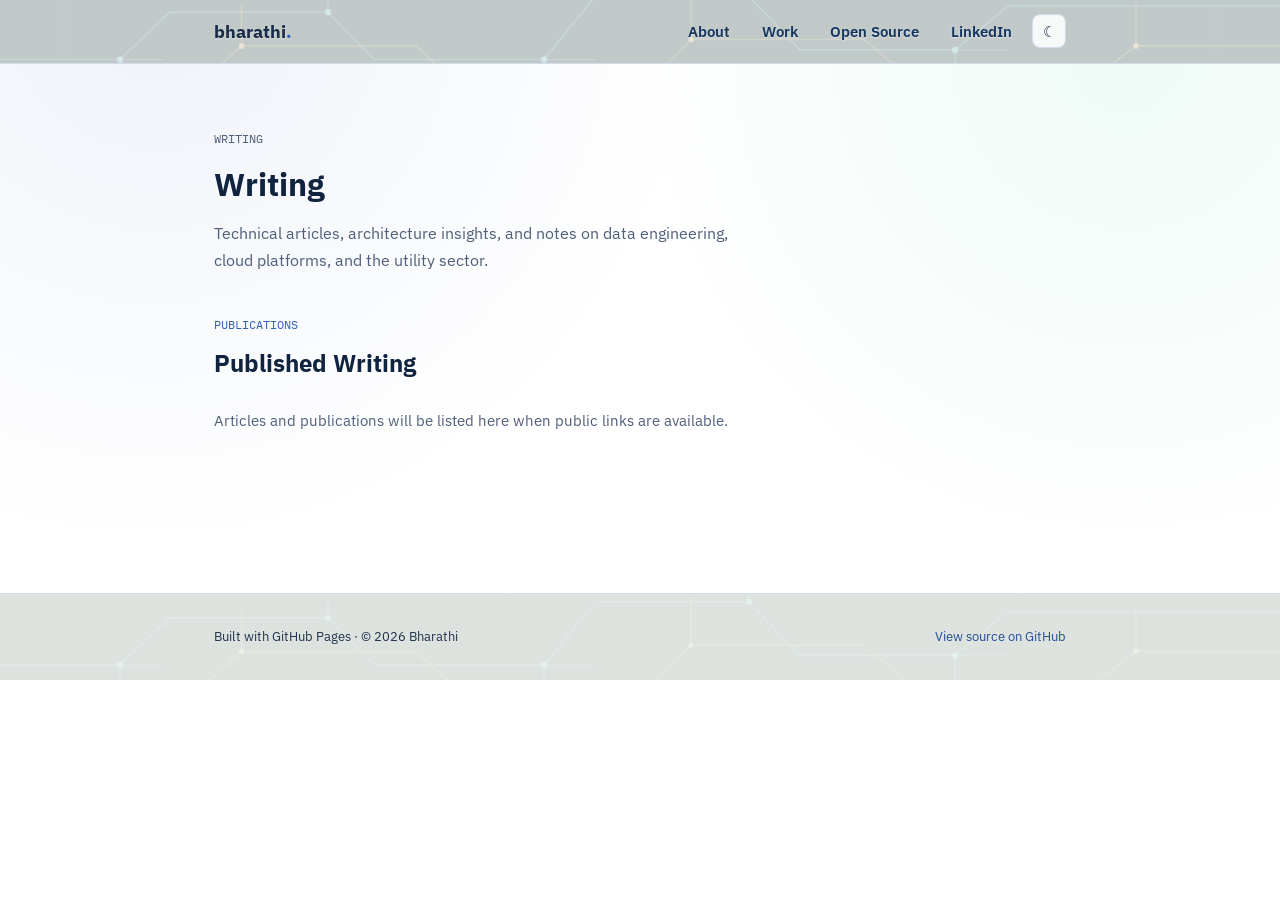
<file: writing/index.html>
<!DOCTYPE html>
<html lang="en">
<head>
  <meta charset="UTF-8" />
  <meta name="viewport" content="width=device-width, initial-scale=1.0" />
  <meta name="robots" content="noindex, follow" />
  <meta name="description" content="Public technical writing by Bharathi Murugesan on data engineering, cloud architecture, and energy and utilities." />
  <title>Writing · Bharathi</title>
  <link rel="preconnect" href="https://fonts.googleapis.com" />
  <link rel="preconnect" href="https://fonts.gstatic.com" crossorigin />
  <link href="https://fonts.googleapis.com/css2?family=IBM+Plex+Sans:wght@400;500;600;700&family=IBM+Plex+Mono:wght@400;500&display=swap" rel="stylesheet" />
  <link rel="stylesheet" href="../assets/css/style.css" />
</head>
<body>

  <a class="skip-link" href="#main-content">Skip to content</a>

  <!-- ── Navigation ── -->
  <nav aria-label="Primary navigation">
    <div class="nav-inner">
      <a href="../index.html" class="nav-brand">bharathi<span>.</span></a>
      <div class="nav-links">
        <a href="../index.html">About</a>
        <a href="../work/index.html">Work</a>
        <a href="../opensource/index.html">Open Source</a>
        <a href="https://www.linkedin.com/in/bharathimsb/" target="_blank" rel="noopener noreferrer">LinkedIn</a>
        <button id="theme-toggle" class="theme-toggle-btn" type="button" aria-label="Switch color theme">☾</button>
      </div>
    </div>
  </nav>

  <main class="page" id="main-content">
    <div class="page-header">
      <p class="section-label">Writing</p>
      <h1>Writing</h1>
      <p>Technical articles, architecture insights, and notes on data engineering, cloud platforms, and the utility sector.</p>
    </div>

    <section class="section section--flush">
      <p class="section-label">Publications</p>
      <h2>Published Writing</h2>
      <p class="writing-empty-state">Articles and publications will be listed here when public links are available.</p>
    </section>

  </main>

  <!-- ── Footer ── -->
  <footer>
    <div class="footer-inner">
      <p>Built with GitHub Pages &middot; &copy; <span id="yr"></span> Bharathi</p>
      <p>
        <a href="https://github.com/ausbmuruges/bharathi" class="footer-source-link" target="_blank" rel="noopener noreferrer">
          View source on GitHub
        </a>
      </p>
    </div>
  </footer>

  <script src="../assets/js/main.js"></script>
</body>
</html>
</file>
<file: assets/css/style.css>
/* =========================================================
   Professional Profile Site – Shared Stylesheet
   ========================================================= */

/* ── Reset & Base ── */
*, *::before, *::after { box-sizing: border-box; margin: 0; padding: 0; }

:root {
  /* Bharathi Brand Kit v1 (inspired, but intentionally not identical) */
  --brand-navy:       #2b406f;
  --brand-ocean:      #3160b6;
  --brand-sky:        #1a97c8;
  --brand-leaf:       #86bf48;
  --brand-mint:       #1abd84;
  --brand-lime:       #b4d44f;
  --brand-gold:       #f2c21a;
  --brand-carbon:     #1d2027;

  --status-info-bg:   #eaf3fb;
  --status-success-bg:#e8f5ec;
  --status-warn-bg:   #fff6dd;
  --status-danger-bg: #fdecef;

  --color-bg:         #ffffff;
  --color-surface:    #ffffff;
  --color-border:     #d2dceb;
  --color-accent:     var(--brand-ocean);
  --color-accent-dim: var(--brand-sky);
  --color-text:       #1b2c48;
  --color-muted:      #4f5e79;
  --color-tag-bg:     #eef4f7;
  --color-heading:    #11243f;
  --color-btn-text:   #ffffff;
  --banner-image:     url("../images/utility-network-banner.svg");
  --nav-overlay:      rgba(243, 247, 241, 0.78);
  --footer-overlay:   rgba(243, 247, 241, 0.9);
  --footer-text:      #21324e;
  --footer-link:      #244f96;
  --nav-link-color:   #15355f;
  --nav-link-active:  #1f4d91;
  --nav-link-shadow:  0 1px 2px rgba(255, 255, 255, 0.5);
  --nav-link-bg-hover: rgba(255, 255, 255, 0.38);
  --nav-link-bg-active: rgba(255, 255, 255, 0.72);
  --nav-link-border-active: rgba(21, 53, 95, 0.18);
  --font-sans:        'IBM Plex Sans', sans-serif;
  --font-mono:        'IBM Plex Mono', monospace;
  --radius:           10px;
  --max-w:            900px;
  --nav-h:            64px;
  --shadow-sm:        0 2px 8px rgba(17, 36, 63, 0.05);
  --shadow-md:        0 10px 28px rgba(17, 36, 63, 0.09);
  --hero-gradient:    linear-gradient(135deg, var(--brand-ocean) 0%, var(--brand-sky) 55%, var(--brand-mint) 100%);
  --ai-surface:       linear-gradient(145deg, rgba(49, 96, 182, 0.06) 0%, rgba(26, 151, 200, 0.05) 50%, rgba(26, 189, 132, 0.06) 100%);
  --ai-border:        rgba(26, 151, 200, 0.32);
}

[data-theme="dark"] {
  --brand-navy:       #6e8fcf;
  --brand-ocean:      #79a0e2;
  --brand-sky:        #44b8de;
  --brand-leaf:       #98cd62;
  --brand-mint:       #3acb98;
  --brand-lime:       #c4df66;
  --brand-gold:       #f8cc3a;
  --brand-carbon:     #e7edf8;

  --status-info-bg:   #1d2d44;
  --status-success-bg:#1e3a30;
  --status-warn-bg:   #3d3320;
  --status-danger-bg: #412a31;

  --color-bg:         #0b111e;
  --color-surface:    #131d31;
  --color-border:     #263652;
  --color-accent:     var(--brand-ocean);
  --color-accent-dim: var(--brand-sky);
  --color-text:       #dce6f5;
  --color-muted:      #94a5c0;
  --color-tag-bg:     #1a2942;
  --color-heading:    #f4f8ff;
  --color-btn-text:   #ffffff;
  --banner-image:     url("../images/utility-network-banner.svg");
  --nav-overlay:      rgba(9, 15, 25, 0.72);
  --footer-overlay:   rgba(9, 15, 25, 0.86);
  --footer-text:      #dce6f5;
  --footer-link:      #8eb0ff;
  --nav-link-color:   #e7edf8;
  --nav-link-active:  var(--color-accent);
  --nav-link-shadow:  0 1px 2px rgba(0, 0, 0, 0.45);
  --nav-link-bg-hover: rgba(255, 255, 255, 0.06);
  --nav-link-bg-active: rgba(121, 160, 226, 0.14);
  --nav-link-border-active: rgba(121, 160, 226, 0.28);
  --shadow-sm:        0 4px 14px rgba(0, 0, 0, 0.25);
  --shadow-md:        0 14px 34px rgba(0, 0, 0, 0.42);
  --hero-gradient:    linear-gradient(135deg, #8eb4ff 0%, #44b8de 55%, #3acb98 100%);
  --ai-surface:       linear-gradient(145deg, rgba(121, 160, 226, 0.11) 0%, rgba(68, 184, 222, 0.07) 50%, rgba(58, 203, 152, 0.09) 100%);
  --ai-border:        rgba(68, 184, 222, 0.38);
}

html { scroll-behavior: smooth; }

body {
  background-color: var(--color-bg);
  background-image:
    radial-gradient(circle at 12% 0%, rgba(49, 96, 182, 0.08), transparent 38%),
    radial-gradient(circle at 88% 6%, rgba(26, 189, 132, 0.07), transparent 36%);
  background-attachment: fixed;
  color: var(--color-text);
  font-family: var(--font-sans);
  font-size: 16px;
  line-height: 1.7;
  min-height: 100vh;
}

a { color: var(--color-accent); text-decoration: none; }
a:hover { text-decoration: underline; }
a:focus-visible, button:focus-visible { outline: 2px solid var(--color-accent); outline-offset: 3px; }
.skip-link {
  position: absolute;
  z-index: 200;
  top: 8px;
  left: 8px;
  padding: 8px 12px;
  transform: translateY(-160%);
  border-radius: 4px;
  color: var(--color-btn-text);
  background: var(--color-heading);
}
.skip-link:focus { transform: translateY(0); }

img { max-width: 100%; display: block; }

/* ── Navigation ── */
nav {
  position: sticky;
  top: 0;
  z-index: 100;
  background-image:
    linear-gradient(var(--nav-overlay), var(--nav-overlay)),
    var(--banner-image);
  background-size: cover;
  background-position: center;
  background-repeat: no-repeat;
  backdrop-filter: blur(14px);
  -webkit-backdrop-filter: blur(14px);
  border-bottom: 1px solid var(--color-border);
  height: var(--nav-h);
  display: flex;
  align-items: center;
}

.nav-inner {
  max-width: var(--max-w);
  margin: 0 auto;
  padding: 0 24px;
  width: 100%;
  display: flex;
  align-items: center;
  justify-content: space-between;
}

.nav-brand {
  font-weight: 700;
  font-size: 1.1rem;
  color: var(--color-text);
  text-shadow: 0 1px 2px rgba(255, 255, 255, 0.35);
}
.nav-brand span { color: var(--color-accent); }

[data-theme="dark"] .nav-brand {
  text-shadow: 0 1px 2px rgba(0, 0, 0, 0.45);
}

.nav-links { display: flex; gap: 8px; align-items: center; }

.nav-links a {
  color: var(--nav-link-color);
  font-size: 0.92rem;
  font-weight: 600;
  padding: 6px 12px;
  border-radius: 8px;
  position: relative;
  text-shadow: var(--nav-link-shadow);
  transition: color 0.2s, background 0.2s, border-color 0.2s;
}

.nav-links a:hover {
  color: var(--nav-link-color);
  background: var(--nav-link-bg-hover);
  text-decoration: none;
}

.nav-links a.active {
  color: var(--nav-link-active);
  background: var(--nav-link-bg-active);
  border: 1px solid var(--nav-link-border-active);
  text-decoration: none;
}

.nav-links a.active::after {
  content: "";
  position: absolute;
  left: 10px;
  right: 10px;
  bottom: -2px;
  height: 2px;
  border-radius: 999px;
  background: var(--brand-gold);
}

.theme-toggle-btn {
  border: 1px solid var(--color-border);
  background: color-mix(in srgb, var(--color-surface) 88%, transparent);
  color: var(--color-text);
  font-size: 0.96rem;
  line-height: 1;
  border-radius: 8px;
  width: 34px;
  height: 34px;
  padding: 0;
  cursor: pointer;
  transition: border-color 0.2s, color 0.2s, background 0.2s;
}

.theme-toggle-btn:hover {
  border-color: var(--color-accent);
  color: var(--color-accent);
}

/* ── Page wrapper ── */
.page { max-width: var(--max-w); margin: 0 auto; padding: 0 24px 80px; }

/* ── Hero (index only) ── */
.hero {
  padding: 56px 0 64px;
  display: flex;
  flex-direction: column;
  gap: 20px;
}

.hero-badge-row {
  display: flex;
  align-items: center;
  gap: 10px;
  flex-wrap: wrap;
}

.status-badge {
  display: inline-flex;
  align-items: center;
  gap: 8px;
  padding: 5px 14px;
  border-radius: 999px;
  font-family: var(--font-mono);
  font-size: 0.76rem;
  font-weight: 500;
  color: var(--color-text);
  background: var(--ai-surface);
  border: 1px solid var(--ai-border);
  box-shadow: var(--shadow-sm);
}

.status-dot {
  width: 8px;
  height: 8px;
  border-radius: 50%;
  background: var(--brand-mint);
  box-shadow: 0 0 0 3px rgba(26, 189, 132, 0.22);
}

.hero-eyebrow {
  font-size: 0.85rem;
  font-family: var(--font-mono);
  color: var(--color-accent);
  text-transform: uppercase;
  letter-spacing: 0.04em;
}

.hero h1 {
  font-size: 3rem;
  font-weight: 800;
  line-height: 1.12;
  letter-spacing: -0.02em;
  color: var(--color-heading);
}

.hero h1 span {
  background: var(--hero-gradient);
  -webkit-background-clip: text;
  background-clip: text;
  color: transparent;
}

.hero-sub {
  font-size: 1.12rem;
  color: var(--color-muted);
  max-width: 680px;
  line-height: 1.72;
}

.hero-actions { display: flex; gap: 12px; flex-wrap: wrap; margin-top: 8px; }

.proof-strip {
  display: grid;
  grid-template-columns: repeat(4, minmax(0, 1fr));
  gap: 16px;
  max-width: 860px;
  padding: 20px 22px;
  margin-top: 10px;
  background: var(--color-surface);
  border: 1px solid var(--color-border);
  border-radius: var(--radius);
  box-shadow: var(--shadow-sm);
}
.proof-item { display: flex; flex-direction: column; gap: 2px; min-width: 0; }
.proof-item strong {
  background: var(--hero-gradient);
  -webkit-background-clip: text;
  background-clip: text;
  color: transparent;
  font-size: 1.5rem;
  line-height: 1.2;
}
.proof-item span { color: var(--color-muted); font-size: 0.8rem; line-height: 1.4; }

.btn {
  display: inline-flex;
  align-items: center;
  gap: 6px;
  padding: 10px 20px;
  border-radius: var(--radius);
  font-size: 0.92rem;
  font-weight: 600;
  transition: transform 0.2s cubic-bezier(0.22, 1, 0.36, 1), box-shadow 0.2s, border-color 0.2s, color 0.2s;
  cursor: pointer;
}
.btn:hover { transform: translateY(-2px); text-decoration: none; }

.btn-primary {
  background: linear-gradient(135deg, var(--brand-ocean), var(--brand-sky));
  color: var(--color-btn-text);
  box-shadow: 0 4px 14px rgba(49, 96, 182, 0.28);
}
.btn-primary:hover { box-shadow: 0 6px 20px rgba(49, 96, 182, 0.38); }

.btn-outline {
  border: 1px solid var(--color-border);
  color: var(--color-text);
  background: var(--color-surface);
  box-shadow: var(--shadow-sm);
}
.btn-outline:hover { border-color: var(--color-accent); color: var(--color-accent); }

/* ── Section heading ── */
.section { margin-top: 64px; }
.section--flush { margin-top: 0; }
.section-label {
  font-family: var(--font-mono);
  font-size: 0.78rem;
  text-transform: uppercase;
  color: var(--color-accent);
  margin-bottom: 8px;
}
.section h2 {
  font-size: 1.5rem;
  font-weight: 700;
  margin-bottom: 24px;
  color: var(--color-heading);
}
.section-intro { color: var(--color-muted); max-width: 620px; font-size: 0.92rem; margin: -8px 0 22px; }
.intro-copy { color: var(--color-muted); max-width: 620px; }

/* ── Divider ── */
.divider {
  border: none;
  border-top: 1px solid var(--color-border);
  margin: 48px 0;
}

/* ── Cards ── */
.card-grid {
  display: grid;
  grid-template-columns: repeat(auto-fill, minmax(280px, 1fr));
  gap: 20px;
}

.card {
  background: var(--color-surface);
  border: 1px solid var(--color-border);
  border-radius: var(--radius);
  padding: 24px;
  box-shadow: var(--shadow-sm);
  transition: border-color 0.25s, transform 0.25s cubic-bezier(0.22, 1, 0.36, 1), box-shadow 0.25s;
  display: flex;
  flex-direction: column;
  gap: 10px;
}
.card:hover {
  border-color: var(--color-accent-dim);
  transform: translateY(-3px);
  box-shadow: var(--shadow-md);
}

.project-category { color: var(--color-accent); font: 600 0.72rem/1.3 var(--font-mono); }
.card h3 { font-size: 1.05rem; font-weight: 700; color: var(--color-heading); }
.card p { font-size: 0.9rem; color: var(--color-muted); flex: 1; }
.card .project-outcome {
  flex: 0;
  padding: 10px 12px;
  border-left: 3px solid var(--brand-mint);
  background: var(--status-info-bg);
  font-size: 0.82rem;
}
.project-outcome strong { color: var(--color-heading); margin-right: 4px; }
.project-note { margin-top: 18px; color: var(--color-muted); font-size: 0.8rem; }
.project-period { color: var(--color-muted); font-size: 0.78rem; }

.card-footer {
  display: flex;
  align-items: center;
  justify-content: space-between;
  margin-top: 8px;
}

/* ── Tags ── */
.tags { display: flex; flex-wrap: wrap; gap: 6px; }
.tag {
  background: var(--color-tag-bg);
  border: 1px solid var(--color-border);
  color: var(--color-muted);
  font-size: 0.75rem;
  padding: 3px 10px;
  border-radius: 999px;
  font-family: var(--font-mono);
}

/* ── List items (writing / articles) ── */
.post-list { list-style: none; display: flex; flex-direction: column; gap: 2px; }
.post-item {
  display: flex;
  align-items: baseline;
  justify-content: space-between;
  gap: 16px;
  padding: 14px 0;
  border-bottom: 1px solid var(--color-border);
}
.post-item:last-child { border-bottom: none; }

.post-title { font-size: 1rem; font-weight: 500; color: var(--color-text); }
.post-title:hover { color: var(--color-accent); }
.post-meta { font-size: 0.8rem; color: var(--color-muted); white-space: nowrap; font-family: var(--font-mono); }

/* ── Experience timeline ── */
.experience-list { list-style: none; display: grid; }
.experience-item {
  display: grid;
  grid-template-columns: 112px minmax(0, 1fr);
  gap: 24px;
  padding: 22px 0;
}
.experience-item + .experience-item { border-top: 1px solid var(--color-border); }
.experience-period { color: var(--color-muted); font: 0.78rem/1.5 var(--font-mono); padding-top: 3px; }
.experience-details { min-width: 0; }
.experience-title { color: var(--color-heading); font-size: 1.02rem; font-weight: 700; line-height: 1.35; }
.experience-org { color: var(--color-accent); font-size: 0.88rem; margin: 4px 0 8px; }
.experience-summary { color: var(--color-muted); font-size: 0.9rem; max-width: 640px; }
.experience-bullets {
  margin: 10px 0 0 18px;
  color: var(--color-muted);
  font-size: 0.88rem;
  line-height: 1.6;
  max-width: 640px;
  display: flex;
  flex-direction: column;
  gap: 6px;
}
.experience-bullets strong { color: var(--color-text); font-weight: 600; }
.experience-details .tags { margin-top: 12px; }

/* ── Architecture pillars, AI spotlight & CTA ── */
.pillar-grid {
  display: grid;
  grid-template-columns: repeat(2, minmax(0, 1fr));
  gap: 16px;
  margin-top: 24px;
}
.pillar-card {
  background: var(--color-surface);
  border: 1px solid var(--color-border);
  border-radius: var(--radius);
  padding: 22px;
  box-shadow: var(--shadow-sm);
  transition: border-color 0.25s, transform 0.25s cubic-bezier(0.22, 1, 0.36, 1), box-shadow 0.25s;
}
.pillar-card:hover {
  border-color: var(--color-accent-dim);
  transform: translateY(-2px);
  box-shadow: var(--shadow-md);
}
.pillar-card h3 {
  font-size: 0.98rem;
  font-weight: 700;
  color: var(--color-heading);
  margin-bottom: 6px;
}
.pillar-card p {
  font-size: 0.88rem;
  color: var(--color-muted);
  line-height: 1.55;
}

/* ── Agentic AI Spotlight ── */
.ai-showcase {
  background: var(--ai-surface);
  border: 1px solid var(--ai-border);
  border-radius: 12px;
  padding: 28px;
  box-shadow: var(--shadow-sm);
}
.ai-showcase-header {
  display: flex;
  align-items: flex-start;
  justify-content: space-between;
  gap: 16px;
  flex-wrap: wrap;
  margin-bottom: 20px;
}
.ai-showcase-header p {
  color: var(--color-muted);
  font-size: 0.94rem;
  max-width: 680px;
}
.ai-badge {
  font-family: var(--font-mono);
  font-size: 0.72rem;
  font-weight: 600;
  text-transform: uppercase;
  letter-spacing: 0.05em;
  padding: 4px 12px;
  border-radius: 999px;
  color: var(--color-btn-text);
  background: linear-gradient(135deg, var(--brand-ocean), var(--brand-mint));
}
.ai-tool-grid {
  display: grid;
  grid-template-columns: repeat(auto-fill, minmax(245px, 1fr));
  gap: 14px;
}
.ai-tool-card {
  background: var(--color-surface);
  border: 1px solid var(--color-border);
  border-radius: var(--radius);
  padding: 18px;
  box-shadow: var(--shadow-sm);
  display: flex;
  flex-direction: column;
  gap: 6px;
  transition: border-color 0.2s, transform 0.2s;
}
.ai-tool-card:hover {
  border-color: var(--color-accent-dim);
  transform: translateY(-2px);
}
.ai-tool-vendor {
  font-family: var(--font-mono);
  font-size: 0.7rem;
  font-weight: 600;
  text-transform: uppercase;
  color: var(--color-accent);
}
.ai-tool-card h3 {
  font-size: 0.96rem;
  font-weight: 700;
  color: var(--color-heading);
}
.ai-tool-card p {
  font-size: 0.84rem;
  color: var(--color-muted);
  line-height: 1.52;
}

.section-cta {
  margin-top: 48px;
  padding: 24px 28px;
  background: var(--ai-surface);
  border: 1px solid var(--ai-border);
  border-radius: var(--radius);
  box-shadow: var(--shadow-sm);
  display: flex;
  align-items: center;
  justify-content: space-between;
  gap: 16px;
  flex-wrap: wrap;
}
.section-cta p {
  color: var(--color-text);
  font-size: 0.95rem;
  font-weight: 500;
}

/* ── Page header (inner pages) ── */
.page-header { padding: 56px 0 40px; }
.page-header h1 { font-size: 2rem; font-weight: 800; color: var(--color-heading); }
.page-header p { color: var(--color-muted); margin-top: 8px; max-width: 520px; }

.utility-network-figure { margin: 0 0 48px; }
.network-diagram-scroll { overflow-x: auto; border-radius: 8px; -webkit-overflow-scrolling: touch; }
.network-diagram-scroll:focus-visible { outline: 2px solid var(--color-accent); outline-offset: 3px; }
.network-diagram-scroll img {
  width: 100%;
  height: auto;
  min-width: 0;
  border: 1px solid #30435b;
  border-radius: 8px;
  background: #101a2a;
}
.utility-network-figure figcaption { color: var(--color-muted); font-size: 0.82rem; margin-top: 10px; }
.network-key { list-style: none; display: grid; grid-template-columns: repeat(3, minmax(0, 1fr)); gap: 16px; margin-top: 12px; }
.network-key li { font-size: 0.78rem; line-height: 1.5; }
.network-key strong { display: block; color: var(--color-heading); font-size: 0.82rem; }

/* ── Skill groups (profile) ── */
.skills-grid {
  display: grid;
  grid-template-columns: repeat(2, minmax(0, 1fr));
  gap: 24px 32px;
}
.skill-group { min-width: 0; padding-top: 14px; border-top: 1px solid var(--color-border); }
.skill-group-label { font-size: 0.8rem; font-family: var(--font-mono); color: var(--color-muted); margin-bottom: 8px; text-transform: uppercase; }
.skill-summary { color: var(--color-muted); font-size: 0.88rem; line-height: 1.55; margin-bottom: 12px; }
.pills { display: flex; flex-wrap: wrap; gap: 8px; }
.pill {
  background: var(--color-surface);
  border: 1px solid var(--color-border);
  color: var(--color-text);
  font-size: 0.84rem;
  font-weight: 500;
  padding: 5px 14px;
  border-radius: 999px;
  box-shadow: var(--shadow-sm);
  transition: border-color 0.2s, color 0.2s, transform 0.15s;
}
.pill:hover {
  border-color: var(--color-accent-dim);
  color: var(--color-accent);
  transform: translateY(-1px);
}
.pill--ai {
  background: var(--ai-surface);
  border-color: var(--ai-border);
  font-weight: 600;
}

/* ── Verified credentials ── */
.credential-intro { color: var(--color-muted); max-width: 660px; font-size: 0.92rem; margin: -10px 0 24px; }
.credential-grid { display: grid; grid-template-columns: repeat(auto-fill, minmax(205px, 1fr)); gap: 14px; }
.credential-card {
  min-width: 0;
  display: flex;
  flex-direction: column;
  align-items: flex-start;
  gap: 8px;
  padding: 16px;
  border: 1px solid var(--color-border);
  border-radius: 6px;
  color: var(--color-text);
  background: var(--color-surface);
  transition: border-color 0.2s, transform 0.2s;
}
.credential-card:hover { border-color: var(--color-accent-dim); transform: translateY(-2px); text-decoration: none; }
.credential-card:focus-visible { outline: 2px solid var(--color-accent); outline-offset: 2px; }
.credential-card img { width: 72px; height: 72px; object-fit: contain; align-self: center; margin: 0 auto 4px; }
.credential-avatar {
  width: 72px;
  height: 72px;
  border-radius: 18px;
  display: grid;
  place-items: center;
  align-self: center;
  margin: 0 auto 4px;
  color: #ffffff;
  font-size: 1rem;
  font-weight: 700;
  letter-spacing: 0.02em;
}
.credential-avatar--microsoft { background: linear-gradient(135deg, #f25022, #7fba00, #00a4ef, #ffb900); }
.credential-avatar--wipro { background: linear-gradient(135deg, #005b9a, #00a0dc); }
.credential-avatar--databricks { background: linear-gradient(135deg, #e25a2b, #ff8a4c); }
.credential-avatar--fivetran { background: linear-gradient(135deg, #5c6bc0, #2f80ed); }
.credential-issuer { color: var(--color-accent); font-family: var(--font-mono); font-size: 0.72rem; text-transform: uppercase; }
.credential-card h3 { color: var(--color-heading); font-size: 0.95rem; line-height: 1.35; }
.credential-date { color: var(--color-muted); font-size: 0.78rem; line-height: 1.5; }
.credential-verify { color: var(--color-accent); font-size: 0.78rem; font-weight: 600; margin-top: auto; }
.credential-status { font-size: 0.72rem; font-weight: 700; text-transform: uppercase; }
.credential-status-expired { color: #a43e3e; }
[data-theme="dark"] .credential-status-expired { color: #ff9b9b; }
.credential-wallet-link { margin-top: 22px; font-size: 0.9rem; font-weight: 600; }
.writing-empty-state { color: var(--color-muted); max-width: 560px; font-size: 0.92rem; }

/* ── Social links ── */
.social-links { display: flex; gap: 16px; flex-wrap: wrap; margin-top: 8px; }
.social-link {
  display: inline-flex;
  align-items: center;
  gap: 6px;
  color: var(--color-muted);
  font-size: 0.88rem;
  transition: color 0.2s;
}
.social-link:hover { color: var(--color-accent); text-decoration: none; }

/* ── Footer ── */
footer {
  border-top: 1px solid var(--color-border);
  margin-top: 80px;
  padding: 32px 0;
  background-image:
    linear-gradient(var(--footer-overlay), var(--footer-overlay)),
    var(--banner-image);
  background-size: cover;
  background-position: center;
  background-repeat: no-repeat;
}
.footer-inner {
  max-width: var(--max-w);
  margin: 0 auto;
  padding: 0 24px;
  display: flex;
  align-items: center;
  justify-content: space-between;
  flex-wrap: wrap;
  gap: 12px;
}
.footer-inner p { font-size: 0.82rem; color: var(--footer-text); }
.footer-inner a { color: var(--footer-link) !important; }
.footer-source-link { color: var(--color-muted) !important; font-size: 0.82rem; }

/* ── Responsive ── */
@media (max-width: 600px) {
  .nav-inner { padding: 0 16px; gap: 8px; }
  .nav-brand { flex: 0 0 auto; font-size: 0.95rem; }
  .nav-links { gap: 2px; }
  .nav-links a { padding: 6px 5px; font-size: 0.75rem; white-space: nowrap; }
  .theme-toggle-btn { width: 30px; height: 30px; font-size: 0.9rem; }
  .hero { padding: 48px 0 40px; }
  .hero h1 { font-size: 2.1rem; }
  .proof-strip { grid-template-columns: repeat(2, minmax(0, 1fr)); gap: 14px; }
  .proof-item strong { font-size: 1.25rem; }
  .proof-item span { font-size: 0.72rem; }
  .card-grid { grid-template-columns: 1fr; }
  .pillar-grid { grid-template-columns: 1fr; }
  .skills-grid { grid-template-columns: 1fr; gap: 20px; }
  .credential-grid { grid-template-columns: repeat(2, minmax(0, 1fr)); gap: 10px; }
  .credential-card { padding: 12px; }
  .credential-card img { width: 60px; height: 60px; }
  .post-item { flex-direction: column; gap: 4px; }
  .experience-item { grid-template-columns: 1fr; gap: 4px; }
  .network-key { grid-template-columns: 1fr; gap: 8px; }
  .network-diagram-scroll img { width: 760px; max-width: none; }
  .footer-inner { justify-content: center; text-align: center; }
}

@media (max-width: 360px) {
  .nav-inner { padding: 0 12px; gap: 4px; }
  .nav-links { gap: 0; }
  .nav-links a { padding: 6px 4px; font-size: 0.7rem; }
  .theme-toggle-btn { width: 28px; height: 28px; }
  .credential-grid { grid-template-columns: 1fr; }
}

@media (prefers-reduced-motion: reduce) {
  html { scroll-behavior: auto; }
  *, *::before, *::after { animation-duration: 0.01ms !important; transition-duration: 0.01ms !important; }
}
</file>
